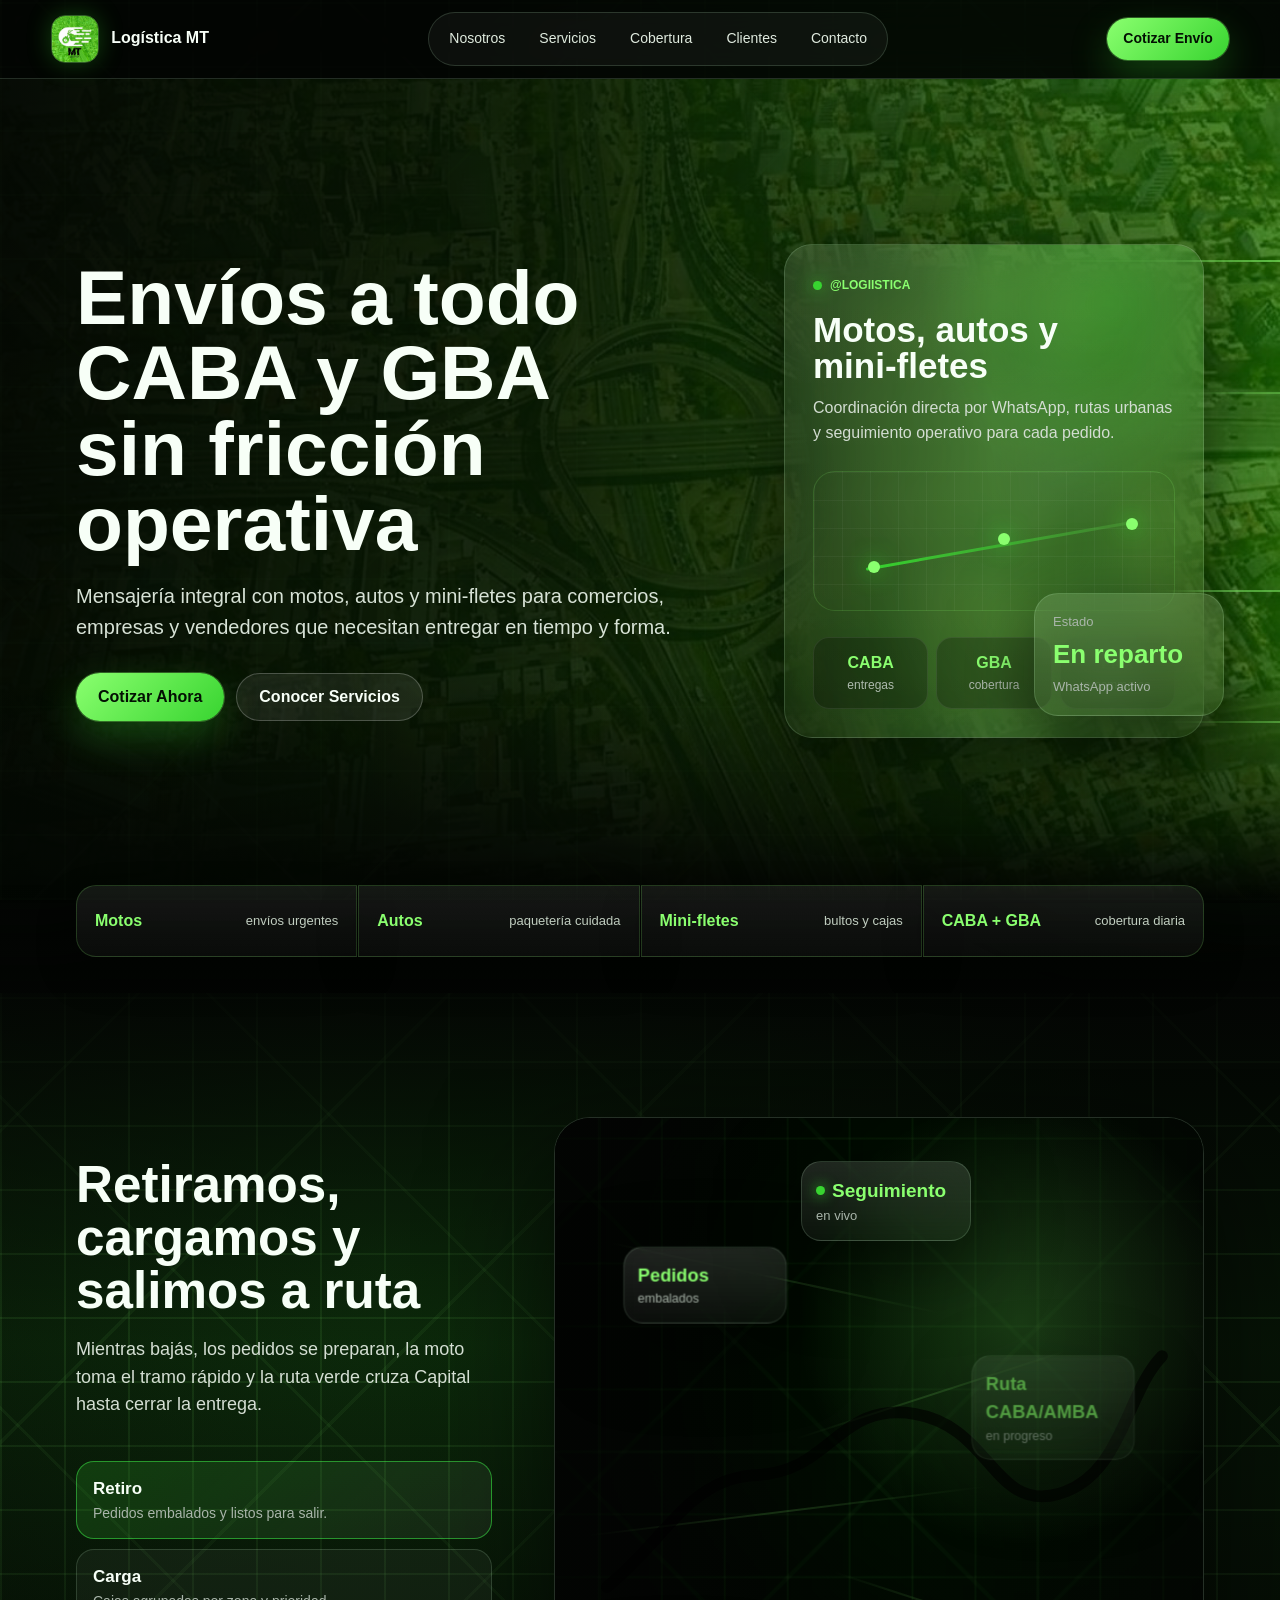
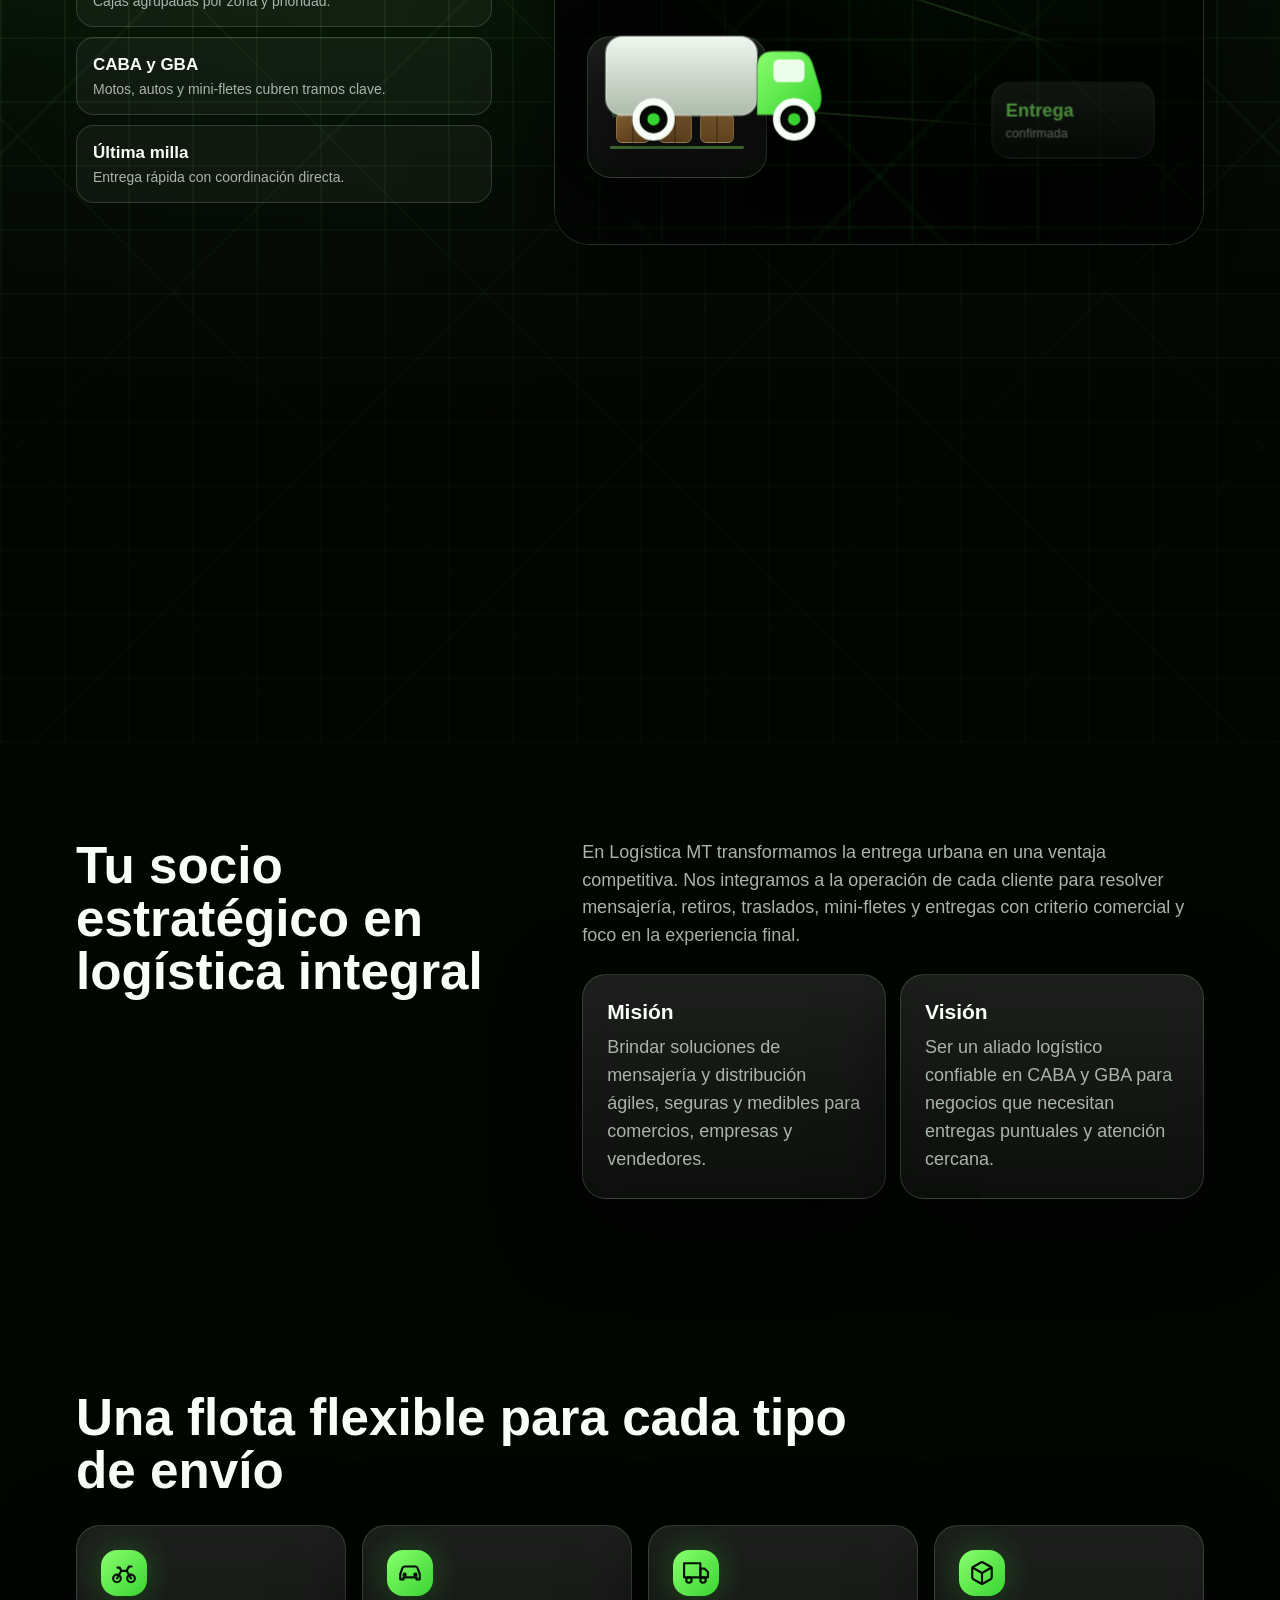
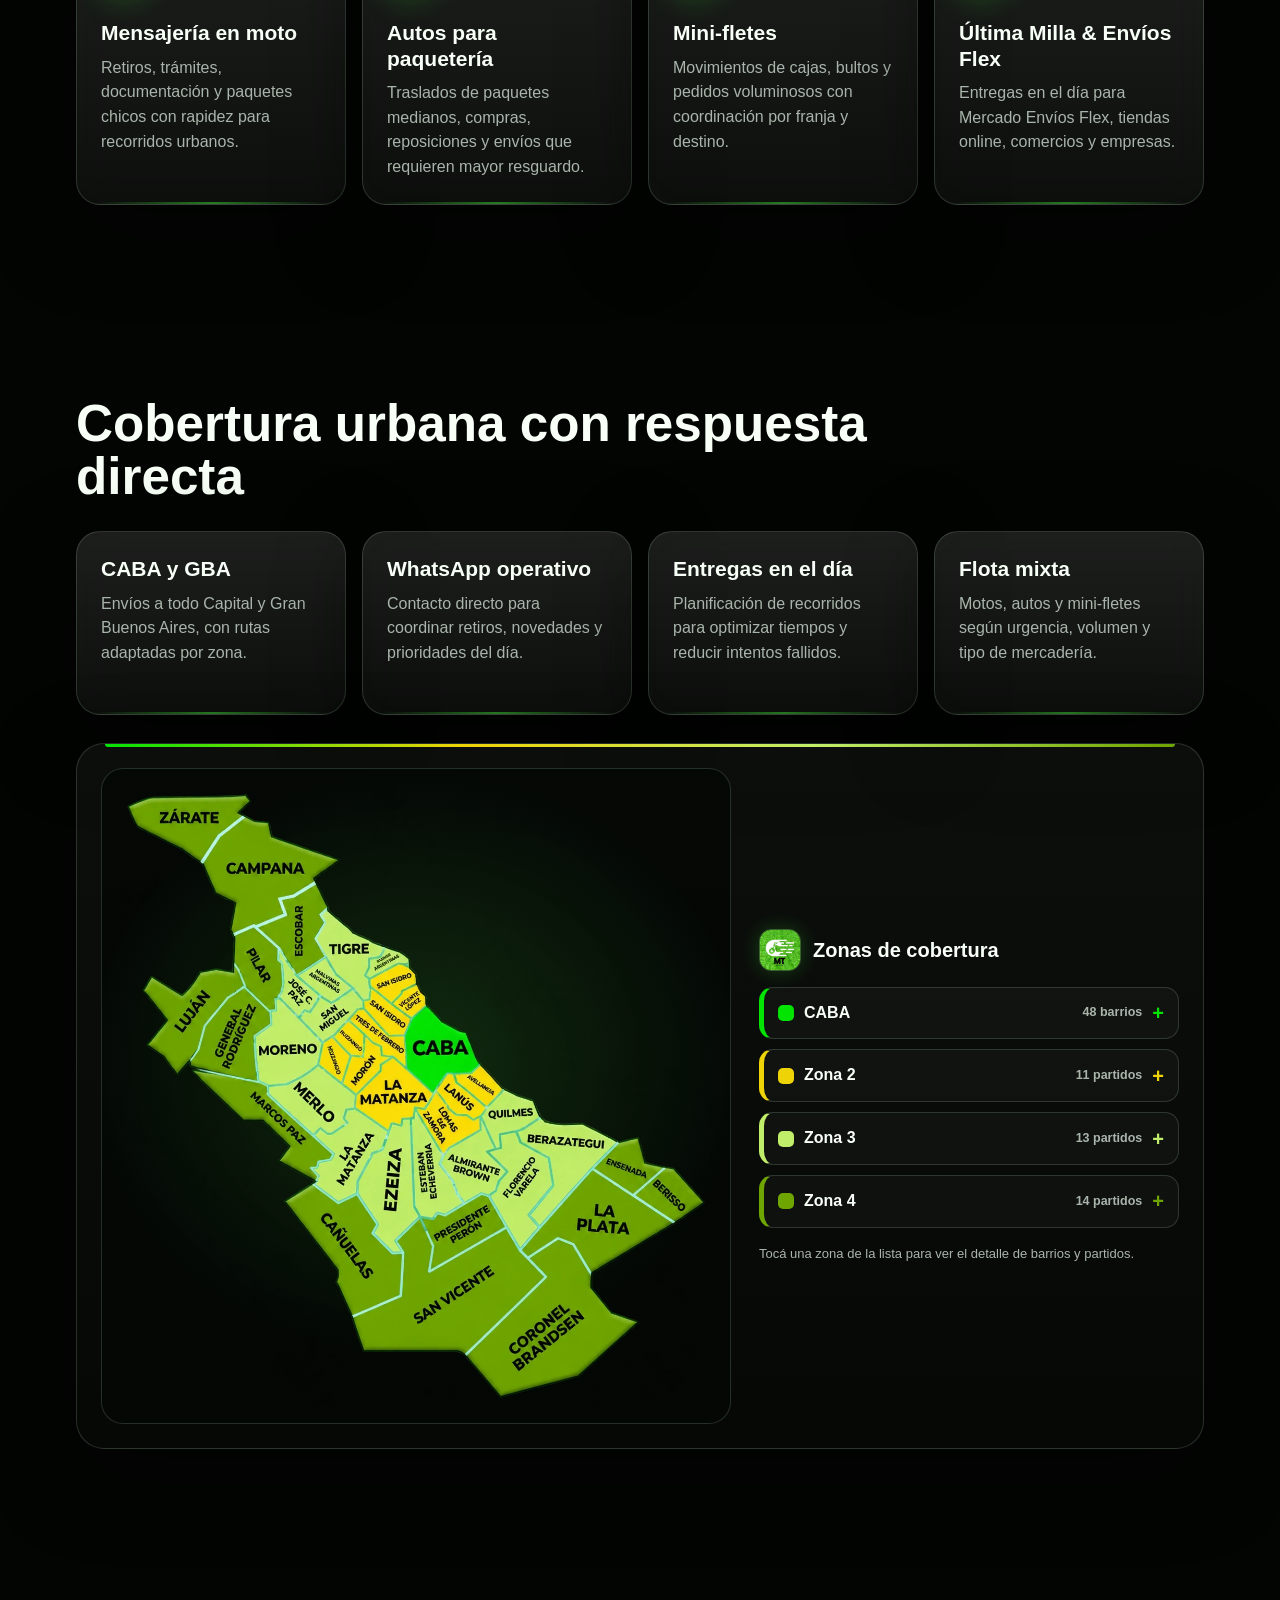
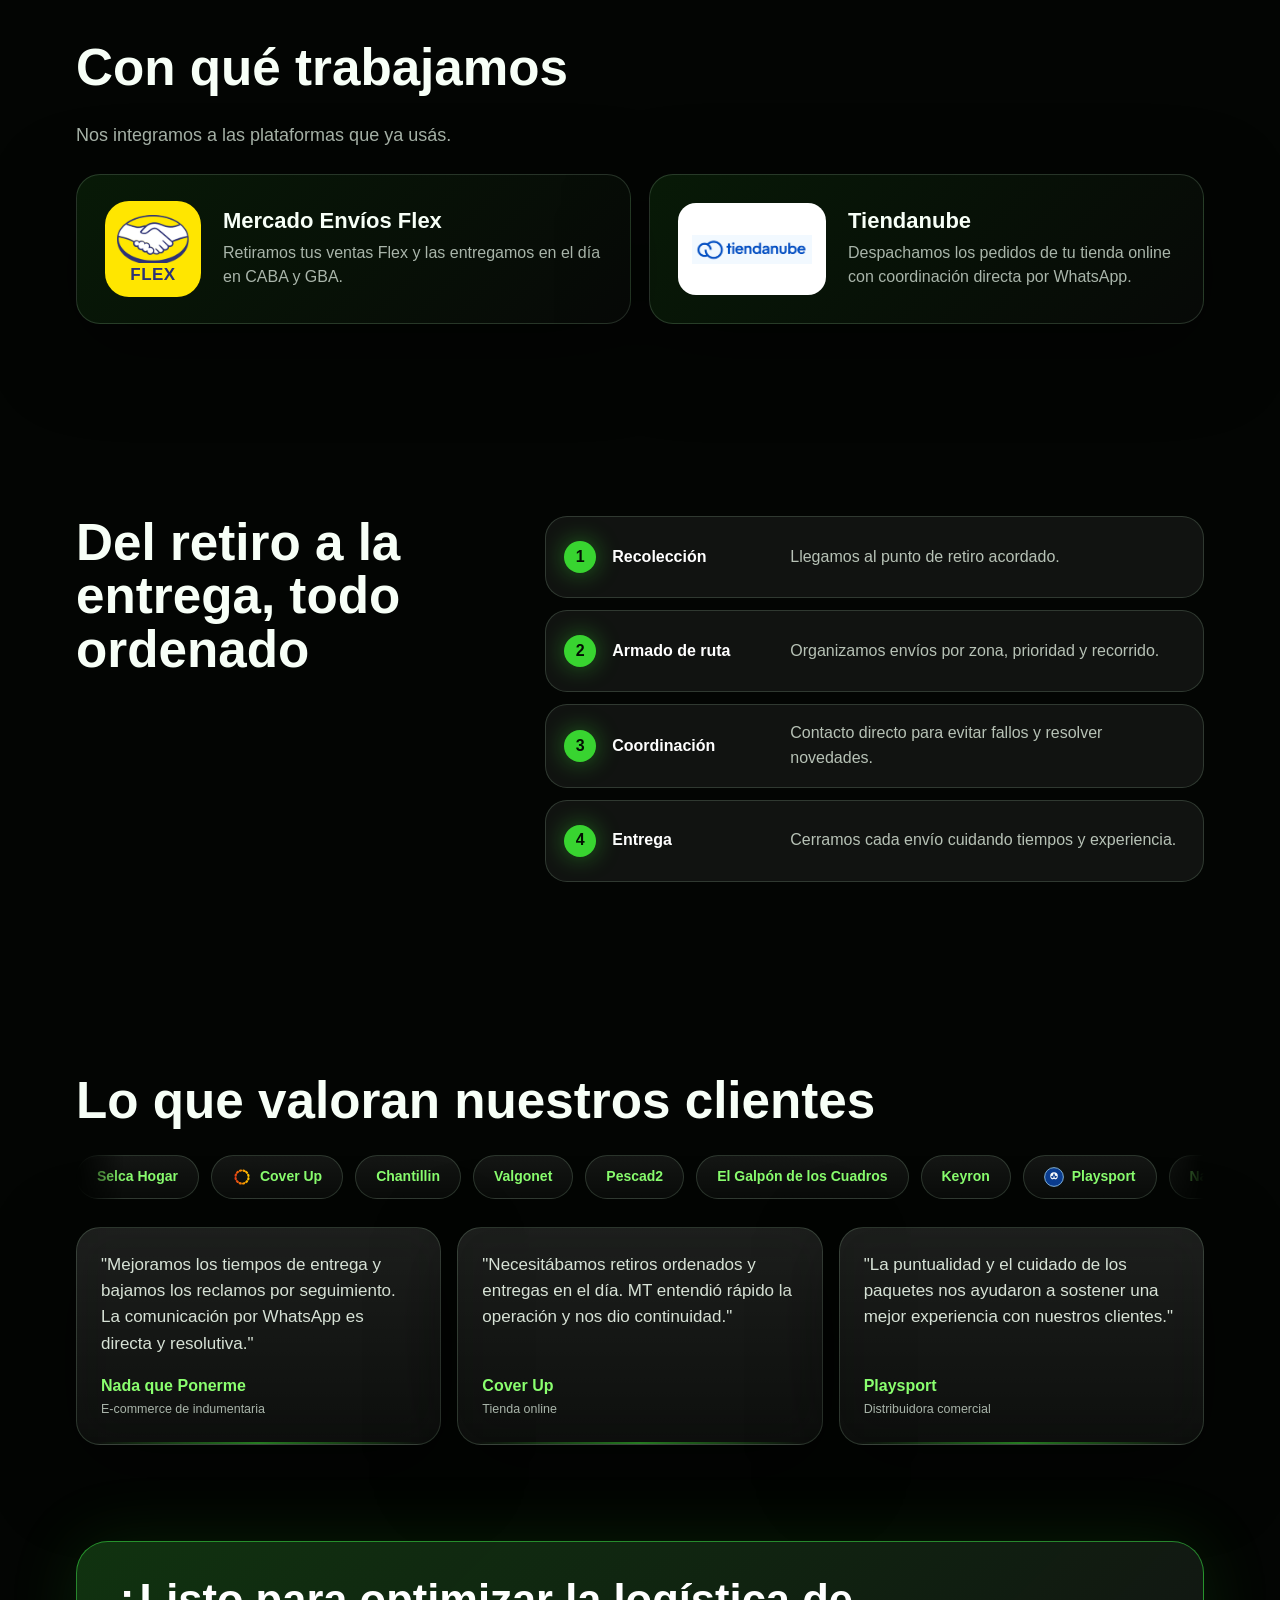
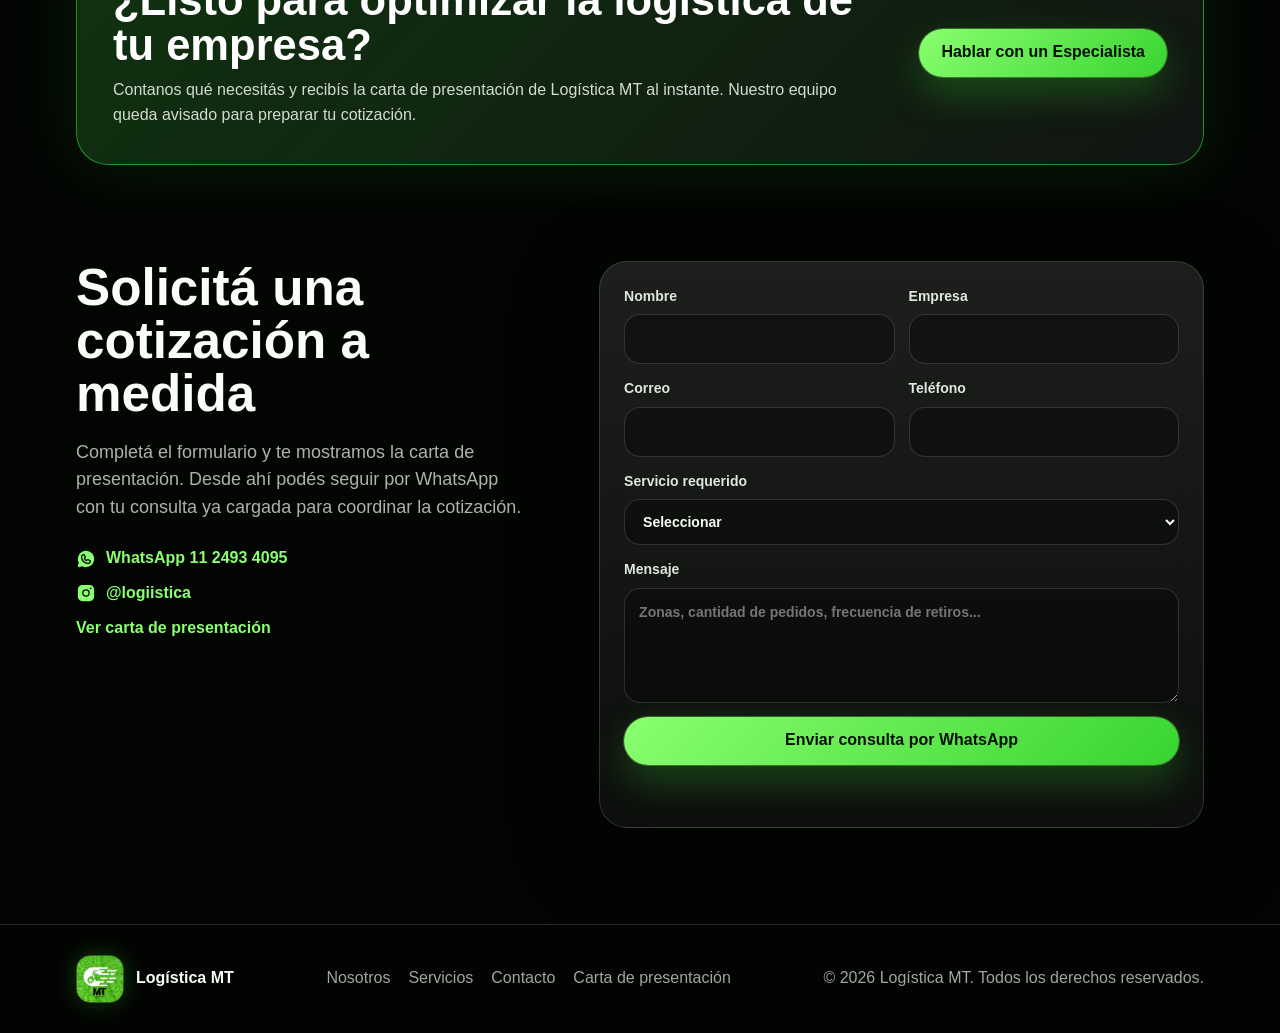
<file: site/index.html>
<!doctype html>
<html lang="es">
<head>
  <meta charset="utf-8">
  <meta name="viewport" content="width=device-width, initial-scale=1">
  <title>Logística MT | Envíos en moto, autos y mini-fletes</title>
  <meta name="description" content="Mensajería integral en CABA y GBA. Envíos en moto, autos, mini-fletes y última milla para comercios y empresas.">
  <link rel="stylesheet" href="styles.css?v=25">
</head>
<body>
  <div class="site-glow" aria-hidden="true"></div>

  <header class="topbar">
    <a class="brand" href="#inicio" aria-label="Logística MT inicio">
      <img src="assets/Logo MT.jpeg" alt="Logística MT">
      <span>Logística MT</span>
    </a>
    <nav class="nav" aria-label="Navegación principal">
      <a href="#nosotros">Nosotros</a>
      <a href="#servicios">Servicios</a>
      <a href="#cobertura">Cobertura</a>
      <a href="#testimonios">Clientes</a>
      <a href="#contacto">Contacto</a>
    </nav>
    <button class="btn btn-small btn-primary" data-open-form>Cotizar Envío</button>
  </header>

  <main id="inicio">
    <section class="hero reveal">
      <div class="hero-bg" aria-hidden="true"></div>
      <div class="speed-lines" aria-hidden="true">
        <span></span><span></span><span></span><span></span>
      </div>

      <div class="hero-content reveal">
        <h1>Envíos a todo<br>CABA y GBA<br>sin fricción<br>operativa</h1>
        <p class="hero-copy">Mensajería integral con motos, autos y mini-fletes para comercios, empresas y vendedores que necesitan entregar en tiempo y forma.</p>
        <div class="actions">
          <button class="btn btn-primary" data-open-form>Cotizar Ahora</button>
          <a class="btn btn-secondary" href="#servicios">Conocer Servicios</a>
        </div>
      </div>

      <div class="device-stack reveal">
        <div class="hero-panel" aria-label="Resumen operativo">
          <span class="panel-label">@logiistica</span>
          <strong>Motos, autos y<br>mini-fletes</strong>
          <p>Coordinación directa por WhatsApp, rutas urbanas y seguimiento operativo para cada pedido.</p>
          <div class="route-map" aria-hidden="true">
            <i></i><i></i><i></i>
          </div>
          <div class="metrics">
            <div><b>CABA</b><span>entregas</span></div>
            <div><b>GBA</b><span>cobertura</span></div>
            <div><b>Flex</b><span>e-commerce</span></div>
          </div>
        </div>
        <div class="mini-card">
          <span>Estado</span>
          <strong>En reparto</strong>
          <em>WhatsApp activo</em>
        </div>
      </div>
    </section>

    <section class="highlights reveal" aria-label="Resumen rápido Logística MT">
      <a href="#servicios"><strong>Motos</strong><span>envíos urgentes</span></a>
      <a href="#servicios"><strong>Autos</strong><span>paquetería cuidada</span></a>
      <a href="#servicios"><strong>Mini-fletes</strong><span>bultos y cajas</span></a>
      <a href="#cobertura"><strong>CABA + GBA</strong><span>cobertura diaria</span></a>
    </section>

    <section class="operation-cinema" id="recorrido" aria-label="Operación animada Logística MT">
      <div class="cinema-sticky">
        <div class="cinema-copy">
          <h2>Retiramos, cargamos y salimos a ruta</h2>
          <p>Mientras bajás, los pedidos se preparan, la moto toma el tramo rápido y la ruta verde cruza Capital hasta cerrar la entrega.</p>
          <div class="cinema-checkpoints">
            <article>
              <strong>Retiro</strong>
              <span>Pedidos embalados y listos para salir.</span>
            </article>
            <article>
              <strong>Carga</strong>
              <span>Cajas agrupadas por zona y prioridad.</span>
            </article>
            <article>
              <strong>CABA y GBA</strong>
              <span>Motos, autos y mini-fletes cubren tramos clave.</span>
            </article>
            <article>
              <strong>Última milla</strong>
              <span>Entrega rápida con coordinación directa.</span>
            </article>
          </div>
        </div>

        <div class="logistics-stage">
          <div class="stage-map" aria-hidden="true"></div>
          <div class="map-veins" aria-hidden="true">
            <span></span><span></span><span></span><span></span><span></span>
          </div>
          <svg class="stage-route" viewBox="0 0 1100 680" aria-hidden="true">
            <path class="route-back" d="M88 520 C190 438 228 334 342 330 C470 324 480 205 610 226 C740 247 743 392 854 362 C962 333 968 192 1030 128" />
            <path class="route-live" d="M88 520 C190 438 228 334 342 330 C470 324 480 205 610 226 C740 247 743 392 854 362 C962 333 968 192 1030 128" />
          </svg>

          <div class="warehouse" aria-hidden="true">
            <span class="dock-line"></span>
            <span class="parcel parcel-a"></span>
            <span class="parcel parcel-b"></span>
            <span class="parcel parcel-c"></span>
          </div>

          <div class="van courier-moto" aria-hidden="true">
            <svg class="van-svg" viewBox="0 0 240 140" xmlns="http://www.w3.org/2000/svg">
              <defs>
                <linearGradient id="vanBoxGrad" x1="0" y1="0" x2="0" y2="1">
                  <stop offset="0%" stop-color="#eff8ef"/>
                  <stop offset="100%" stop-color="#aebbab"/>
                </linearGradient>
                <linearGradient id="vanCabinGrad" x1="0" y1="0" x2="1" y2="1">
                  <stop offset="0%" stop-color="#8aff6f"/>
                  <stop offset="100%" stop-color="#38d430"/>
                </linearGradient>
                <linearGradient id="cargoGrad" x1="0" y1="0" x2="0" y2="1">
                  <stop offset="0%" stop-color="#b98645"/>
                  <stop offset="100%" stop-color="#795225"/>
                </linearGradient>
              </defs>

              <rect class="van-box-shape" x="14" y="28" width="146" height="76" rx="16"/>

              <rect class="cargo cargo-a" x="26" y="42" width="30" height="24" rx="4"/>
              <rect class="cargo cargo-b" x="62" y="42" width="30" height="24" rx="4"/>
              <rect class="cargo cargo-c" x="44" y="70" width="30" height="24" rx="4"/>

              <path class="van-cabin-shape" d="M160 104 L160 58 Q160 42 176 42 L198 42 Q210 42 214 54 L222 80 Q226 104 206 104 Z"/>
              <rect class="van-window" x="176" y="50" width="30" height="22" rx="5"/>

              <circle class="wheel-shape" cx="60" cy="108" r="17"/>
              <circle class="wheel-shape" cx="196" cy="108" r="17"/>
              <circle class="wheel-accent" cx="60" cy="108" r="6"/>
              <circle class="wheel-accent" cx="196" cy="108" r="6"/>
            </svg>
          </div>

          <div class="delivery-card card-retiro">
            <strong>Pedidos</strong>
            <span>embalados</span>
          </div>
          <div class="live-badge">
            <strong><span class="live-dot" aria-hidden="true"></span>Seguimiento</strong>
            <span>en vivo</span>
          </div>
          <div class="delivery-card card-ruta">
            <strong>Ruta CABA/AMBA</strong>
            <span>en progreso</span>
          </div>
          <div class="delivery-card card-final">
            <strong>Entrega</strong>
            <span>confirmada</span>
          </div>
        </div>
      </div>
    </section>

    <section class="section split reveal" id="nosotros">
      <div>
        <h2>Tu socio estratégico en logística integral</h2>
      </div>
      <div>
        <p>En Logística MT transformamos la entrega urbana en una ventaja competitiva. Nos integramos a la operación de cada cliente para resolver mensajería, retiros, traslados, mini-fletes y entregas con criterio comercial y foco en la experiencia final.</p>
        <div class="mission-grid">
          <article class="reveal">
            <h3>Misión</h3>
            <p>Brindar soluciones de mensajería y distribución ágiles, seguras y medibles para comercios, empresas y vendedores.</p>
          </article>
          <article class="reveal">
            <h3>Visión</h3>
            <p>Ser un aliado logístico confiable en CABA y GBA para negocios que necesitan entregas puntuales y atención cercana.</p>
          </article>
        </div>
      </div>
    </section>

    <section class="section reveal" id="servicios">
      <div class="section-head">
        <h2>Una flota flexible para cada tipo de envío</h2>
      </div>
      <div class="cards service-grid">
        <article class="card reveal">
          <span class="icon" aria-hidden="true"><svg viewBox="0 0 24 24"><circle cx="5.5" cy="17" r="3.5"/><circle cx="18.5" cy="17" r="3.5"/><path d="M5.5 17l4-7h5l4 7M9.5 10L8 7H6M14.5 10l2-4H19"/></svg></span>
          <h3>Mensajería en moto</h3>
          <p>Retiros, trámites, documentación y paquetes chicos con rapidez para recorridos urbanos.</p>
        </article>
        <article class="card reveal">
          <span class="icon" aria-hidden="true"><svg viewBox="0 0 24 24"><path d="M3 13l2-5.5A2 2 0 0 1 6.9 6h10.2a2 2 0 0 1 1.9 1.5L21 13v5h-3v-2H6v2H3z"/><circle cx="7" cy="13.5" r="1"/><circle cx="17" cy="13.5" r="1"/></svg></span>
          <h3>Autos para paquetería</h3>
          <p>Traslados de paquetes medianos, compras, reposiciones y envíos que requieren mayor resguardo.</p>
        </article>
        <article class="card reveal">
          <span class="icon" aria-hidden="true"><svg viewBox="0 0 24 24"><rect x="1" y="3" width="15" height="13"/><polygon points="16 8 20 8 23 11 23 16 16 16 16 8"/><circle cx="5.5" cy="18.5" r="2.5"/><circle cx="18.5" cy="18.5" r="2.5"/></svg></span>
          <h3>Mini-fletes</h3>
          <p>Movimientos de cajas, bultos y pedidos voluminosos con coordinación por franja y destino.</p>
        </article>
        <article class="card reveal">
          <span class="icon" aria-hidden="true"><svg viewBox="0 0 24 24"><path d="M21 16V8a2 2 0 0 0-1-1.73l-7-4a2 2 0 0 0-2 0l-7 4A2 2 0 0 0 3 8v8a2 2 0 0 0 1 1.73l7 4a2 2 0 0 0 2 0l7-4A2 2 0 0 0 21 16z"/><polyline points="3.27 6.96 12 12.01 20.73 6.96"/><line x1="12" y1="22.08" x2="12" y2="12"/></svg></span>
          <h3>Última Milla & Envíos Flex</h3>
          <p>Entregas en el día para Mercado Envíos Flex, tiendas online, comercios y empresas.</p>
        </article>
      </div>
    </section>

    <section class="section band reveal" id="cobertura">
      <div class="section-head">
        <h2>Cobertura urbana con respuesta directa</h2>
      </div>
      <div class="cards advantages">
        <article class="card compact reveal"><h3>CABA y GBA</h3><p>Envíos a todo Capital y Gran Buenos Aires, con rutas adaptadas por zona.</p></article>
        <article class="card compact reveal"><h3>WhatsApp operativo</h3><p>Contacto directo para coordinar retiros, novedades y prioridades del día.</p></article>
        <article class="card compact reveal"><h3>Entregas en el día</h3><p>Planificación de recorridos para optimizar tiempos y reducir intentos fallidos.</p></article>
        <article class="card compact reveal"><h3>Flota mixta</h3><p>Motos, autos y mini-fletes según urgencia, volumen y tipo de mercadería.</p></article>
      </div>
      <div class="coverage-map reveal">
        <div class="coverage-map-image">
          <img class="coverage-img" src="assets/mapa-zonas.webp" width="1135" height="1184" alt="Mapa de zonas de cobertura de Logística MT en CABA y GBA">
        </div>
        <div class="coverage-legend">
          <div class="coverage-legend-head">
            <img src="assets/Logo MT.jpeg" alt="" class="coverage-logo">
            <h3>Zonas de cobertura</h3>
          </div>
          <div class="zone-key">
            <details class="zone-item" data-zone-id="zone1">
              <summary><span class="zone-swatch zone1"></span><span class="zone-name">CABA</span><span class="zone-count">48 barrios</span></summary>
              <p>Agronomía, Almagro, Balvanera, Barracas, Belgrano, Boedo, Caballito, Chacarita, Coghlan, Colegiales, Constitución, Flores, Floresta, La Boca, La Paternal, Liniers, Mataderos, Monte Castro, Montserrat, Nueva Pompeya, Núñez, Palermo, Parque Avellaneda, Parque Chacabuco, Parque Chas, Parque Patricios, Puerto Madero, Recoleta, Retiro, Saavedra, San Cristóbal, San Nicolás, San Telmo, Vélez Sarsfield, Versalles, Villa Crespo, Villa del Parque, Villa Devoto, Villa General Mitre, Villa Lugano, Villa Luro, Villa Ortúzar, Villa Pueyrredón, Villa Real, Villa Riachuelo, Villa Santa Rita, Villa Soldati, Villa Urquiza</p>
            </details>
            <details class="zone-item" data-zone-id="zone2">
              <summary><span class="zone-swatch zone2"></span><span class="zone-name">Zona 2</span><span class="zone-count">11 partidos</span></summary>
              <p>Vicente López, San Isidro, San Martín, Tres de Febrero, Hurlingham, Ituzaingó, Morón, La Matanza, Lomas de Zamora, Lanús, Avellaneda</p>
            </details>
            <details class="zone-item" data-zone-id="zone3">
              <summary><span class="zone-swatch zone3"></span><span class="zone-name">Zona 3</span><span class="zone-count">13 partidos</span></summary>
              <p>San Fernando, Tigre, Malvinas Argentinas, José C. Paz, San Miguel, Moreno, Merlo, Ezeiza, Esteban Echeverría, Almirante Brown, Quilmes, Berazategui, Florencio Varela</p>
            </details>
            <details class="zone-item" data-zone-id="zone4">
              <summary><span class="zone-swatch zone4"></span><span class="zone-name">Zona 4</span><span class="zone-count">14 partidos</span></summary>
              <p>Zárate, Campana, Escobar, Pilar, Luján, Gral. Rodríguez, Marcos Paz, Cañuelas, San Vicente, Pte. Perón, Brandsen, La Plata, Ensenada, Berisso</p>
            </details>
          </div>
          <p class="map-hint">Tocá una zona de la lista para ver el detalle de barrios y partidos.</p>
        </div>
        <div class="map-tooltip" id="mapTooltip"></div>
      </div>
    </section>

    <section class="section reveal" id="integraciones">
      <div class="section-head">
        <h2>Con qué trabajamos</h2>
      </div>
      <p>Nos integramos a las plataformas que ya usás.</p>
      <div class="partners">
        <article class="partner-card reveal">
          <div class="flex-icon" role="img" aria-label="Envíos Flex de Mercado Libre"><img src="assets/logo-mercado-envios.png" alt=""><span>FLEX</span></div>
          <div>
            <h3>Mercado Envíos Flex</h3>
            <p>Retiramos tus ventas Flex y las entregamos en el día en CABA y GBA.</p>
          </div>
        </article>
        <article class="partner-card reveal">
          <div class="partner-mark"><img src="assets/logo-tiendanube.png" alt="Tiendanube" loading="lazy"></div>
          <div>
            <h3>Tiendanube</h3>
            <p>Despachamos los pedidos de tu tienda online con coordinación directa por WhatsApp.</p>
          </div>
        </article>
      </div>
    </section>

    <section class="section process reveal">
      <div>
        <h2>Del retiro a la entrega, todo ordenado</h2>
      </div>
      <ol class="timeline">
        <li><strong>Recolección</strong><span>Llegamos al punto de retiro acordado.</span></li>
        <li><strong>Armado de ruta</strong><span>Organizamos envíos por zona, prioridad y recorrido.</span></li>
        <li><strong>Coordinación</strong><span>Contacto directo para evitar fallos y resolver novedades.</span></li>
        <li><strong>Entrega</strong><span>Cerramos cada envío cuidando tiempos y experiencia.</span></li>
      </ol>
    </section>

    <section class="section reveal" id="testimonios">
      <div class="section-head">
        <h2>Lo que valoran nuestros clientes</h2>
      </div>
      <div class="client-badges reveal">
        <div class="client-badges-track">
          <span>Selca Hogar</span>
          <span><svg viewBox="0 0 64 64" aria-hidden="true"><defs><linearGradient id="coverGrad1" x1="0" y1="0" x2="1" y2="1"><stop offset="0%" stop-color="#e02020"/><stop offset="50%" stop-color="#ff9500"/><stop offset="100%" stop-color="#ffd400"/></linearGradient></defs><circle cx="32" cy="32" r="21" fill="none" stroke="url(#coverGrad1)" stroke-width="7" stroke-linecap="round" stroke-dasharray="3.5 7.5" transform="rotate(-50 32 32)"/></svg>Cover Up</span>
          <span>Chantillin</span>
          <span>Valgonet</span>
          <span>Pescad2</span>
          <span>El Galpón de los Cuadros</span>
          <span>Keyron</span>
          <span><svg viewBox="0 0 64 64" aria-hidden="true"><circle cx="32" cy="32" r="30" fill="#0b3d91"/><circle cx="32" cy="32" r="30" fill="none" stroke="#9fd8ff" stroke-width="2.5"/><circle cx="32" cy="29" r="12" fill="#ffffff"/><path d="M32 19l3.6 7.2-3.6 4.4-3.6-4.4z M22.5 29.5l6.7-2.4 2.2 5.4-5.8 3.3z M41.5 29.5l-6.7-2.4-2.2 5.4 5.8 3.3z M26 41l6-3.4 6 3.4-2.2 5.6h-7.6z" fill="#0b3d91"/></svg>Playsport</span>
          <span>Nada que Ponerme</span>
          <span>Juguetería Milagrosa</span>
        </div>
        <div class="client-badges-track" aria-hidden="true">
          <span>Selca Hogar</span>
          <span><svg viewBox="0 0 64 64" aria-hidden="true"><defs><linearGradient id="coverGrad2" x1="0" y1="0" x2="1" y2="1"><stop offset="0%" stop-color="#e02020"/><stop offset="50%" stop-color="#ff9500"/><stop offset="100%" stop-color="#ffd400"/></linearGradient></defs><circle cx="32" cy="32" r="21" fill="none" stroke="url(#coverGrad2)" stroke-width="7" stroke-linecap="round" stroke-dasharray="3.5 7.5" transform="rotate(-50 32 32)"/></svg>Cover Up</span>
          <span>Chantillin</span>
          <span>Valgonet</span>
          <span>Pescad2</span>
          <span>El Galpón de los Cuadros</span>
          <span>Keyron</span>
          <span><svg viewBox="0 0 64 64" aria-hidden="true"><circle cx="32" cy="32" r="30" fill="#0b3d91"/><circle cx="32" cy="32" r="30" fill="none" stroke="#9fd8ff" stroke-width="2.5"/><circle cx="32" cy="29" r="12" fill="#ffffff"/><path d="M32 19l3.6 7.2-3.6 4.4-3.6-4.4z M22.5 29.5l6.7-2.4 2.2 5.4-5.8 3.3z M41.5 29.5l-6.7-2.4-2.2 5.4 5.8 3.3z M26 41l6-3.4 6 3.4-2.2 5.6h-7.6z" fill="#0b3d91"/></svg>Playsport</span>
          <span>Nada que Ponerme</span>
          <span>Juguetería Milagrosa</span>
        </div>
      </div>
      <div class="cards testimonials">
        <article class="card quote reveal"><p>"Mejoramos los tiempos de entrega y bajamos los reclamos por seguimiento. La comunicación por WhatsApp es directa y resolutiva."</p><div class="quote-footer"><strong>Nada que Ponerme</strong><span class="quote-role">E-commerce de indumentaria</span></div></article>
        <article class="card quote reveal"><p>"Necesitábamos retiros ordenados y entregas en el día. MT entendió rápido la operación y nos dio continuidad."</p><div class="quote-footer"><strong>Cover Up</strong><span class="quote-role">Tienda online</span></div></article>
        <article class="card quote reveal"><p>"La puntualidad y el cuidado de los paquetes nos ayudaron a sostener una mejor experiencia con nuestros clientes."</p><div class="quote-footer"><strong>Playsport</strong><span class="quote-role">Distribuidora comercial</span></div></article>
      </div>
    </section>

    <section class="cta-band reveal">
      <div>
        <h2>¿Listo para optimizar la logística de tu empresa?</h2>
        <p>Contanos qué necesitás y recibís la carta de presentación de Logística MT al instante. Nuestro equipo queda avisado para preparar tu cotización.</p>
      </div>
      <button class="btn btn-primary" data-open-form>Hablar con un Especialista</button>
    </section>

    <section class="section contact reveal" id="contacto">
      <div>
        <h2>Solicitá una cotización a medida</h2>
        <p>Completá el formulario y te mostramos la carta de presentación. Desde ahí podés seguir por WhatsApp con tu consulta ya cargada para coordinar la cotización.</p>
        <div class="contact-list">
          <a data-company-whatsapp class="contact-link" href="https://wa.me/5491124934095">
            <svg class="contact-icon" viewBox="0 0 256 256" aria-hidden="true"><path d="M152.58,145.23l23,11.48A24,24,0,0,1,152,176a72.08,72.08,0,0,1-72-72A24,24,0,0,1,99.29,80.46l11.48,23L101,118a8,8,0,0,0-.73,7.51,56.47,56.47,0,0,0,30.15,30.15A8,8,0,0,0,138,155ZM232,128A104,104,0,0,1,79.12,219.82L45.07,231.17a16,16,0,0,1-20.24-20.24l11.35-34.05A104,104,0,1,1,232,128Zm-40,24a8,8,0,0,0-4.42-7.16l-32-16a8,8,0,0,0-8,.5l-14.69,9.8a40.55,40.55,0,0,1-16-16l9.8-14.69a8,8,0,0,0,.5-8l-16-32A8,8,0,0,0,104,64a40,40,0,0,0-40,40,88.1,88.1,0,0,0,88,88A40,40,0,0,0,192,152Z"/></svg>
            WhatsApp 11 2493 4095
          </a>
          <a href="https://www.instagram.com/logiistica" target="_blank" rel="noreferrer" class="contact-link">
            <svg class="contact-icon" viewBox="0 0 256 256" aria-hidden="true"><path d="M176,24H80A56.06,56.06,0,0,0,24,80v96a56.06,56.06,0,0,0,56,56h96a56.06,56.06,0,0,0,56-56V80A56.06,56.06,0,0,0,176,24ZM128,176a48,48,0,1,1,48-48A48.05,48.05,0,0,1,128,176Zm60-96a12,12,0,1,1,12-12A12,12,0,0,1,188,80Zm-28,48a32,32,0,1,1-32-32A32,32,0,0,1,160,128Z"/></svg>
            @logiistica
          </a>
          <a href="carta/carta-presentacion-mt.html" target="_blank" rel="noreferrer">Ver carta de presentación</a>
        </div>
      </div>
      <form class="form" id="leadForm">
        <label>Nombre<input name="nombre" autocomplete="name" required></label>
        <label>Empresa<input name="empresa" autocomplete="organization"></label>
        <label>Correo<input name="correo" type="email" autocomplete="email" required></label>
        <label>Teléfono<input name="telefono" autocomplete="tel"></label>
        <label>Servicio requerido
          <select name="servicio" required>
            <option value="">Seleccionar</option>
            <option>Envíos Flex / Última milla</option>
            <option>Mensajería en moto</option>
            <option>Autos para paquetería</option>
            <option>Mini-fletes</option>
            <option>Solución integral a medida</option>
          </select>
        </label>
        <label>Mensaje<textarea name="mensaje" rows="4" placeholder="Zonas, cantidad de pedidos, frecuencia de retiros..."></textarea></label>
        <button class="btn btn-primary" type="submit">Enviar consulta por WhatsApp</button>
        <p class="form-status" id="formStatus" role="status" aria-live="polite"></p>
      </form>
    </section>
  </main>

  <footer class="footer">
    <div class="brand footer-brand">
      <img src="assets/Logo MT.jpeg" alt="">
      <span>Logística MT</span>
    </div>
    <nav aria-label="Enlaces de pie">
      <a href="#nosotros">Nosotros</a>
      <a href="#servicios">Servicios</a>
      <a href="#contacto">Contacto</a>
      <a href="carta/carta-presentacion-mt.html" target="_blank" rel="noreferrer">Carta de presentación</a>
    </nav>
    <p>© 2026 Logística MT. Todos los derechos reservados.</p>
  </footer>

  <div class="modal" id="quoteModal" aria-hidden="true">
    <div class="modal-panel" role="dialog" aria-modal="true" aria-labelledby="modalTitle">
      <button class="modal-close" type="button" data-close-form aria-label="Cerrar">x</button>
      <h2 id="modalTitle">Cotizar envío</h2>
      <p>Dejanos tus datos, mirá la carta de presentación y seguimos por WhatsApp para coordinar tu cotización.</p>
      <a class="btn btn-primary" href="#contacto" data-close-form>Completar formulario</a>
    </div>
  </div>

  <script src="config.js?v=25"></script>
  <script src="script.js?v=25"></script>
</body>
</html>
</file>
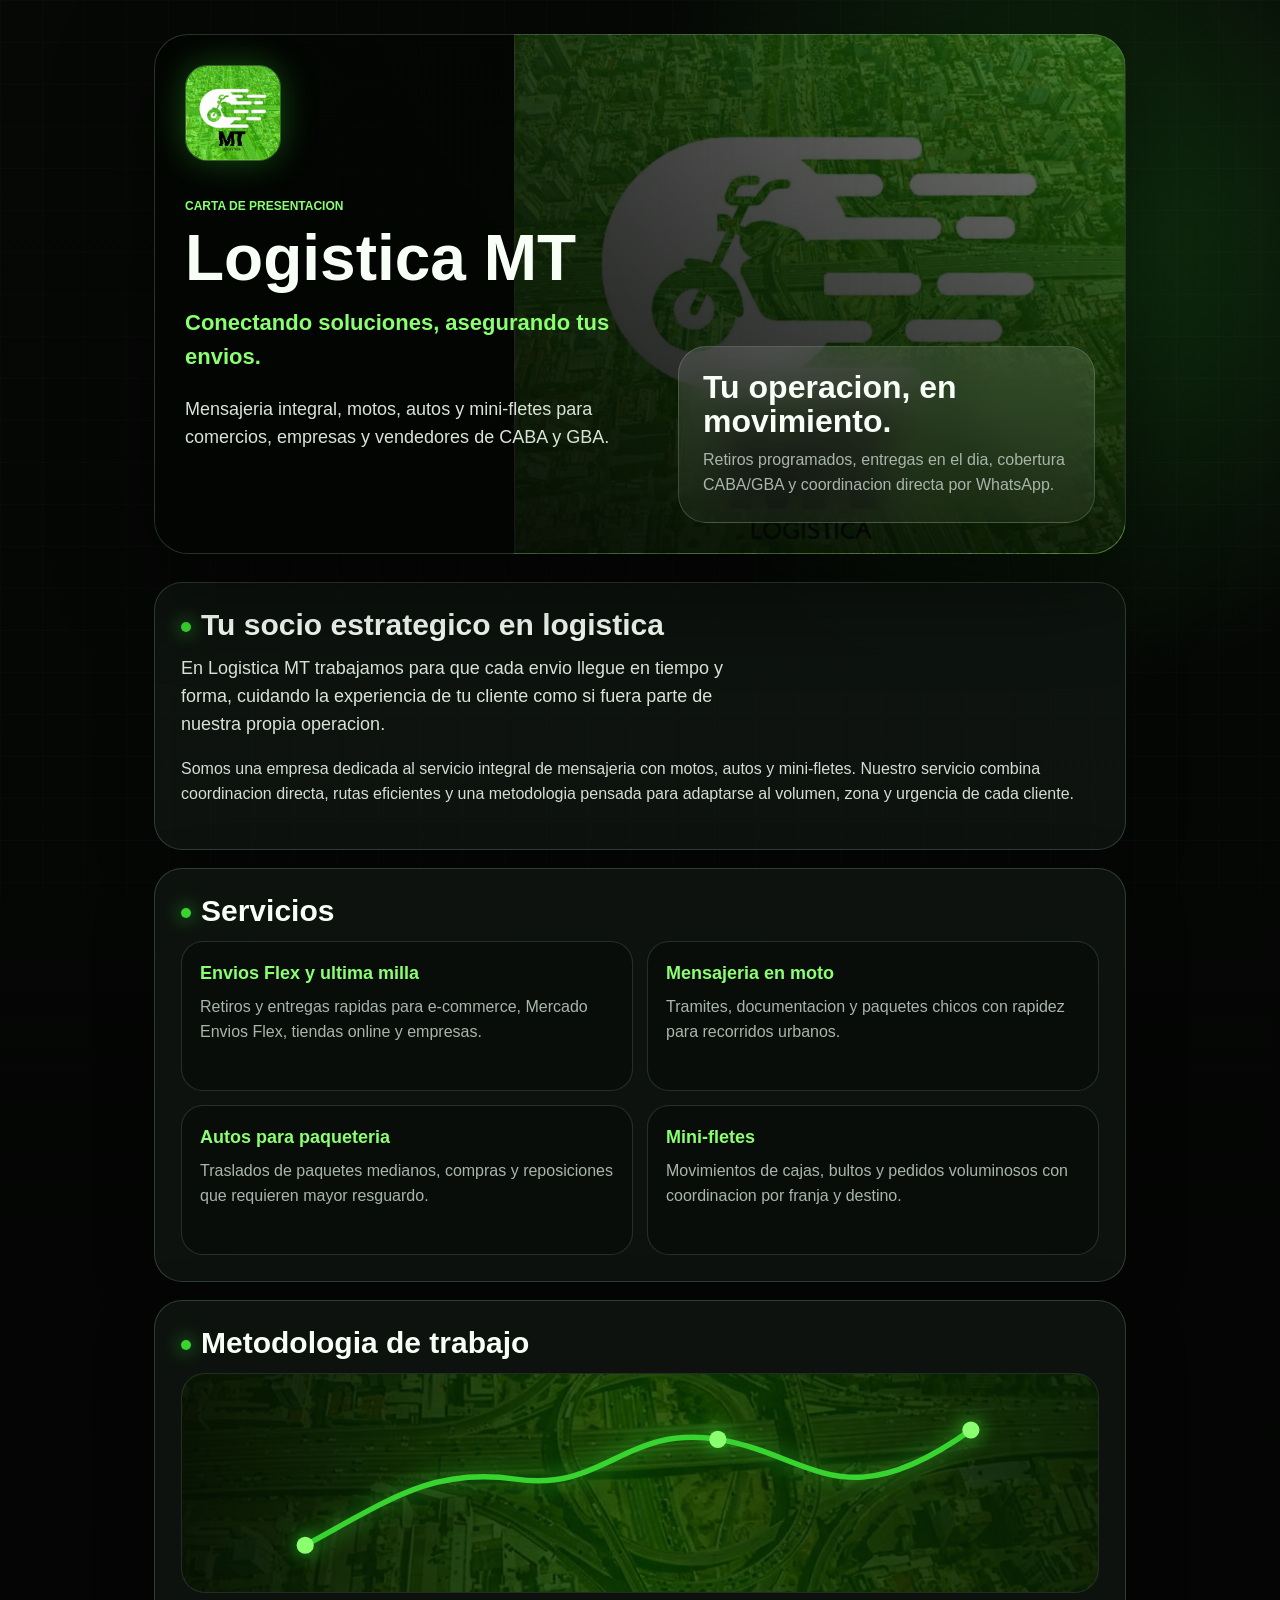
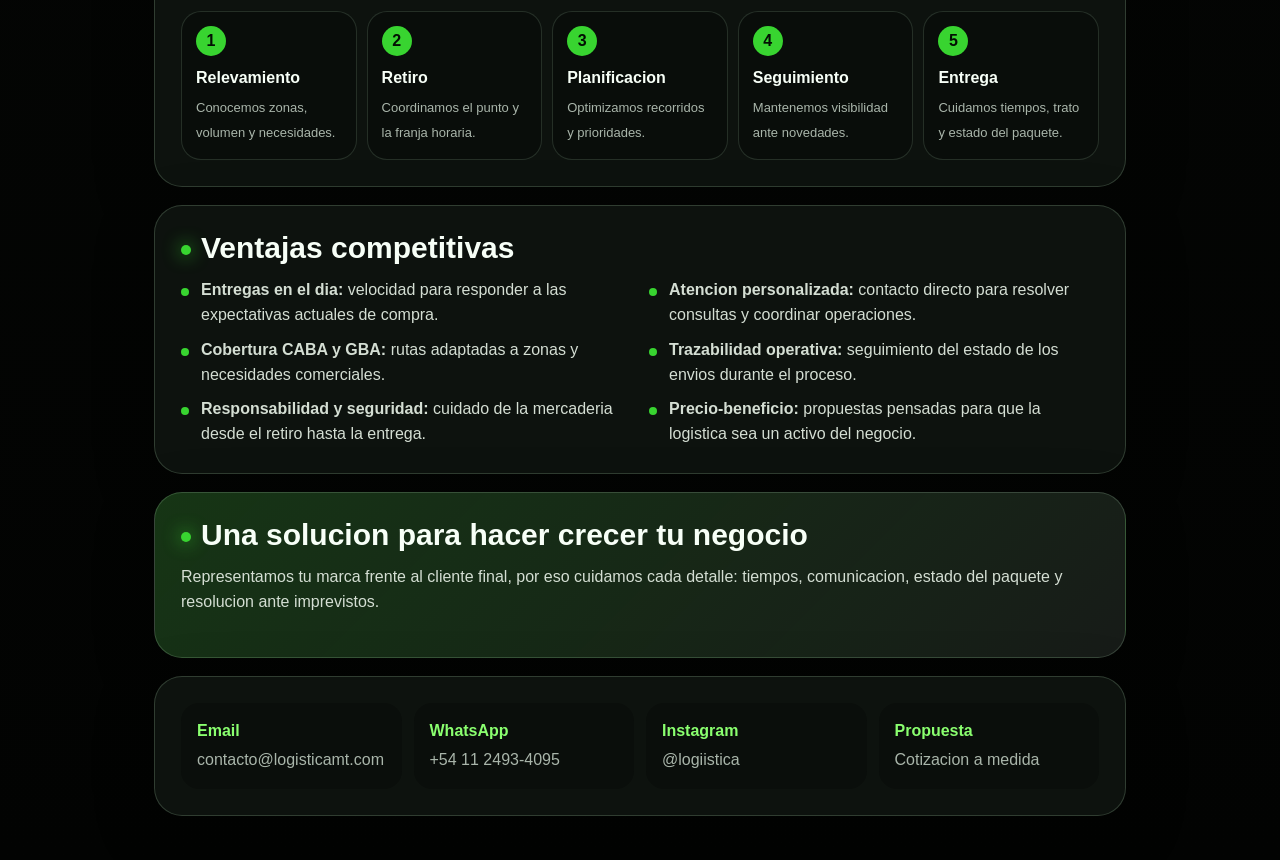
<file: carta/carta-presentacion-mt.html>
<!doctype html>
<html lang="es">
<head>
  <meta charset="utf-8">
  <meta name="viewport" content="width=device-width, initial-scale=1">
  <title>Carta de Presentacion - Logistica MT</title>
  <style>
    :root {
      --black: #030503;
      --panel: rgba(16, 21, 17, .86);
      --line: rgba(204, 255, 210, .18);
      --white: #f7fff7;
      --muted: #a9b5aa;
      --green: #38d430;
      --green-2: #8aff6f;
    }

    * { box-sizing: border-box; }

    body {
      margin: 0;
      font-family: "Segoe UI", Arial, Helvetica, sans-serif;
      color: var(--white);
      background:
        radial-gradient(circle at 82% 10%, rgba(56, 212, 48, .22), transparent 28rem),
        linear-gradient(180deg, #060806, #020302);
      line-height: 1.55;
    }

    body::before {
      content: "";
      position: fixed;
      inset: 0;
      pointer-events: none;
      background-image:
        linear-gradient(rgba(255,255,255,.04) 1px, transparent 1px),
        linear-gradient(90deg, rgba(255,255,255,.035) 1px, transparent 1px);
      background-size: 42px 42px;
      opacity: .45;
    }

    .page {
      position: relative;
      width: min(1040px, 100%);
      margin: 0 auto;
      min-height: 100vh;
      padding: 34px;
    }

    .cover {
      position: relative;
      display: grid;
      grid-template-columns: 1.05fr .95fr;
      gap: 32px;
      align-items: stretch;
      min-height: 520px;
      padding: 30px;
      border: 1px solid var(--line);
      border-radius: 34px;
      background:
        linear-gradient(90deg, rgba(3, 5, 3, .94), rgba(3, 5, 3, .48)),
        url("../Logo MT.jpeg") right center/auto 118% no-repeat;
      overflow: hidden;
      box-shadow: 0 28px 90px rgba(0, 0, 0, .55);
    }

    .cover::after {
      content: "";
      position: absolute;
      inset: 0;
      background: linear-gradient(180deg, transparent, rgba(3,5,3,.72));
      pointer-events: none;
    }

    .cover-content,
    .cover-card {
      position: relative;
      z-index: 1;
    }

    .logo {
      width: 96px;
      height: 96px;
      object-fit: cover;
      border: 1px solid rgba(138, 255, 111, .38);
      border-radius: 22px;
      box-shadow: 0 0 34px rgba(56, 212, 48, .34);
    }

    .eyebrow {
      margin: 28px 0 12px;
      color: var(--green-2);
      font-size: 12px;
      font-weight: 900;
      text-transform: uppercase;
      letter-spacing: 0;
    }

    h1, h2, h3, p { margin-top: 0; }

    h1 {
      max-width: 600px;
      margin-bottom: 16px;
      font-size: 64px;
      line-height: .98;
      letter-spacing: 0;
    }

    .slogan {
      color: var(--green-2);
      font-size: 22px;
      font-weight: 900;
      margin-bottom: 22px;
    }

    .lead {
      max-width: 560px;
      color: #d9e4d8;
      font-size: 18px;
    }

    .cover-card {
      align-self: end;
      padding: 24px;
      border: 1px solid var(--line);
      border-radius: 28px;
      background: linear-gradient(180deg, rgba(255,255,255,.12), rgba(255,255,255,.05));
      backdrop-filter: blur(22px);
    }

    .cover-card strong {
      display: block;
      margin-bottom: 10px;
      font-size: 32px;
      line-height: 1.05;
    }

    .cover-card p {
      color: var(--muted);
      margin-bottom: 0;
    }

    .content {
      display: grid;
      gap: 18px;
      padding: 28px 0 10px;
    }

    section {
      padding: 26px;
      border: 1px solid var(--line);
      border-radius: 28px;
      background: var(--panel);
      box-shadow: 0 18px 60px rgba(0, 0, 0, .25);
    }

    h2 {
      color: var(--white);
      font-size: 30px;
      line-height: 1.08;
      margin-bottom: 14px;
    }

    h2::before {
      content: "";
      display: inline-block;
      width: 10px;
      height: 10px;
      margin-right: 10px;
      border-radius: 50%;
      background: var(--green);
      box-shadow: 0 0 18px var(--green);
      vertical-align: middle;
    }

    h3 {
      color: var(--green-2);
      font-size: 18px;
      margin-bottom: 7px;
    }

    p {
      color: #d4ded3;
    }

    .grid {
      display: grid;
      grid-template-columns: repeat(2, 1fr);
      gap: 14px;
    }

    .card {
      min-height: 150px;
      padding: 18px;
      border: 1px solid rgba(204, 255, 210, .14);
      border-radius: 22px;
      background: rgba(0, 0, 0, .24);
    }

    .card p {
      color: var(--muted);
      margin-bottom: 0;
    }

    .steps {
      display: grid;
      grid-template-columns: repeat(5, 1fr);
      gap: 10px;
      counter-reset: step;
    }

    .map-strip {
      position: relative;
      height: 220px;
      margin: 8px 0 18px;
      border: 1px solid rgba(204, 255, 210, .16);
      border-radius: 24px;
      overflow: hidden;
      background: #030503;
    }

    .map-strip::after {
      content: "";
      position: absolute;
      inset: 0;
      background: linear-gradient(90deg, rgba(3,5,3,.86), rgba(3,5,3,.35), rgba(3,5,3,.72));
    }

    .map-strip img {
      position: absolute;
      inset: -8%;
      width: 116%;
      height: 116%;
      object-fit: cover;
      filter: saturate(1.15) contrast(1.08) brightness(.58);
    }

    .map-strip svg {
      position: absolute;
      inset: 0;
      z-index: 2;
      width: 100%;
      height: 100%;
    }

    .map-strip path {
      fill: none;
      stroke: var(--green);
      stroke-width: 7;
      stroke-linecap: round;
      stroke-linejoin: round;
      filter: drop-shadow(0 0 14px rgba(56, 212, 48, .85));
    }

    .map-strip circle {
      fill: var(--green-2);
      filter: drop-shadow(0 0 12px rgba(56, 212, 48, .9));
    }

    .step {
      min-height: 145px;
      padding: 14px;
      border: 1px solid rgba(204, 255, 210, .14);
      border-radius: 20px;
      background: rgba(0, 0, 0, .26);
      counter-increment: step;
    }

    .step::before {
      content: counter(step);
      display: grid;
      place-items: center;
      width: 30px;
      height: 30px;
      margin-bottom: 10px;
      border-radius: 50%;
      background: var(--green);
      color: #031003;
      font-weight: 900;
    }

    .step strong {
      display: block;
      margin-bottom: 4px;
    }

    .step span {
      color: var(--muted);
      font-size: 13px;
    }

    .benefits {
      display: grid;
      grid-template-columns: repeat(2, 1fr);
      gap: 10px 18px;
      margin: 0;
      padding: 0;
      list-style: none;
    }

    .benefits li {
      position: relative;
      padding-left: 20px;
      color: #d4ded3;
    }

    .benefits li::before {
      content: "";
      position: absolute;
      top: 10px;
      left: 0;
      width: 8px;
      height: 8px;
      border-radius: 50%;
      background: var(--green);
    }

    .cta {
      background:
        linear-gradient(135deg, rgba(56, 212, 48, .18), rgba(255,255,255,.04)),
        rgba(16, 21, 17, .9);
    }

    .contact {
      display: grid;
      grid-template-columns: repeat(4, 1fr);
      gap: 12px;
    }

    .contact div {
      padding: 16px;
      border-radius: 18px;
      background: rgba(0,0,0,.25);
      color: var(--muted);
    }

    .contact strong {
      display: block;
      color: var(--green-2);
      margin-bottom: 4px;
    }

    @media print {
      body {
        background: #030503;
        print-color-adjust: exact;
        -webkit-print-color-adjust: exact;
      }

      .page {
        width: 100%;
        padding: 18px;
      }

      section,
      .cover {
        break-inside: avoid;
      }
    }

    @media (max-width: 760px) {
      .page { padding: 16px; }
      .cover, .grid, .steps, .benefits, .contact {
        grid-template-columns: 1fr;
      }

      .cover {
        min-height: auto;
        padding: 22px;
        background:
          linear-gradient(180deg, rgba(3, 5, 3, .82), rgba(3, 5, 3, .95)),
          url("../Logo MT.jpeg") center top/cover no-repeat;
      }

      h1 { font-size: 42px; }
    }
  </style>
</head>
<body>
  <main class="page">
    <header class="cover">
      <div class="cover-content">
        <img class="logo" src="../Logo MT.jpeg" alt="Logo Logistica MT">
        <p class="eyebrow">Carta de presentacion</p>
        <h1>Logistica MT</h1>
        <p class="slogan">Conectando soluciones, asegurando tus envios.</p>
        <p class="lead">Mensajeria integral, motos, autos y mini-fletes para comercios, empresas y vendedores de CABA y GBA.</p>
      </div>
      <div class="cover-card">
        <strong>Tu operacion, en movimiento.</strong>
        <p>Retiros programados, entregas en el dia, cobertura CABA/GBA y coordinacion directa por WhatsApp.</p>
      </div>
    </header>

    <div class="content">
      <section>
        <h2>Tu socio estrategico en logistica</h2>
        <p class="lead">En Logistica MT trabajamos para que cada envio llegue en tiempo y forma, cuidando la experiencia de tu cliente como si fuera parte de nuestra propia operacion.</p>
        <p>Somos una empresa dedicada al servicio integral de mensajeria con motos, autos y mini-fletes. Nuestro servicio combina coordinacion directa, rutas eficientes y una metodologia pensada para adaptarse al volumen, zona y urgencia de cada cliente.</p>
      </section>

      <section>
        <h2>Servicios</h2>
        <div class="grid">
          <article class="card">
            <h3>Envios Flex y ultima milla</h3>
            <p>Retiros y entregas rapidas para e-commerce, Mercado Envios Flex, tiendas online y empresas.</p>
          </article>
          <article class="card">
            <h3>Mensajeria en moto</h3>
            <p>Tramites, documentacion y paquetes chicos con rapidez para recorridos urbanos.</p>
          </article>
          <article class="card">
            <h3>Autos para paqueteria</h3>
            <p>Traslados de paquetes medianos, compras y reposiciones que requieren mayor resguardo.</p>
          </article>
          <article class="card">
            <h3>Mini-fletes</h3>
            <p>Movimientos de cajas, bultos y pedidos voluminosos con coordinacion por franja y destino.</p>
          </article>
        </div>
      </section>

      <section>
        <h2>Metodologia de trabajo</h2>
        <div class="map-strip">
          <img src="../Fondo del logo.jpg" alt="">
          <svg viewBox="0 0 1000 280" aria-hidden="true">
            <path d="M70 220 C180 160 235 120 340 135 C455 152 480 65 600 84 C720 103 760 190 925 72"></path>
            <circle cx="70" cy="220" r="11"></circle>
            <circle cx="600" cy="84" r="11"></circle>
            <circle cx="925" cy="72" r="11"></circle>
          </svg>
        </div>
        <div class="steps">
          <div class="step"><strong>Relevamiento</strong><span>Conocemos zonas, volumen y necesidades.</span></div>
          <div class="step"><strong>Retiro</strong><span>Coordinamos el punto y la franja horaria.</span></div>
          <div class="step"><strong>Planificacion</strong><span>Optimizamos recorridos y prioridades.</span></div>
          <div class="step"><strong>Seguimiento</strong><span>Mantenemos visibilidad ante novedades.</span></div>
          <div class="step"><strong>Entrega</strong><span>Cuidamos tiempos, trato y estado del paquete.</span></div>
        </div>
      </section>

      <section>
        <h2>Ventajas competitivas</h2>
        <ul class="benefits">
          <li><strong>Entregas en el dia:</strong> velocidad para responder a las expectativas actuales de compra.</li>
          <li><strong>Atencion personalizada:</strong> contacto directo para resolver consultas y coordinar operaciones.</li>
          <li><strong>Cobertura CABA y GBA:</strong> rutas adaptadas a zonas y necesidades comerciales.</li>
          <li><strong>Trazabilidad operativa:</strong> seguimiento del estado de los envios durante el proceso.</li>
          <li><strong>Responsabilidad y seguridad:</strong> cuidado de la mercaderia desde el retiro hasta la entrega.</li>
          <li><strong>Precio-beneficio:</strong> propuestas pensadas para que la logistica sea un activo del negocio.</li>
        </ul>
      </section>

      <section class="cta">
        <h2>Una solucion para hacer crecer tu negocio</h2>
        <p>Representamos tu marca frente al cliente final, por eso cuidamos cada detalle: tiempos, comunicacion, estado del paquete y resolucion ante imprevistos.</p>
      </section>

      <section class="contact">
        <div>
          <strong>Email</strong>
          contacto@logisticamt.com
        </div>
        <div>
          <strong>WhatsApp</strong>
          +54 11 2493-4095
        </div>
        <div>
          <strong>Instagram</strong>
          @logiistica
        </div>
        <div>
          <strong>Propuesta</strong>
          Cotizacion a medida
        </div>
      </section>
    </div>
  </main>
</body>
</html>
</file>
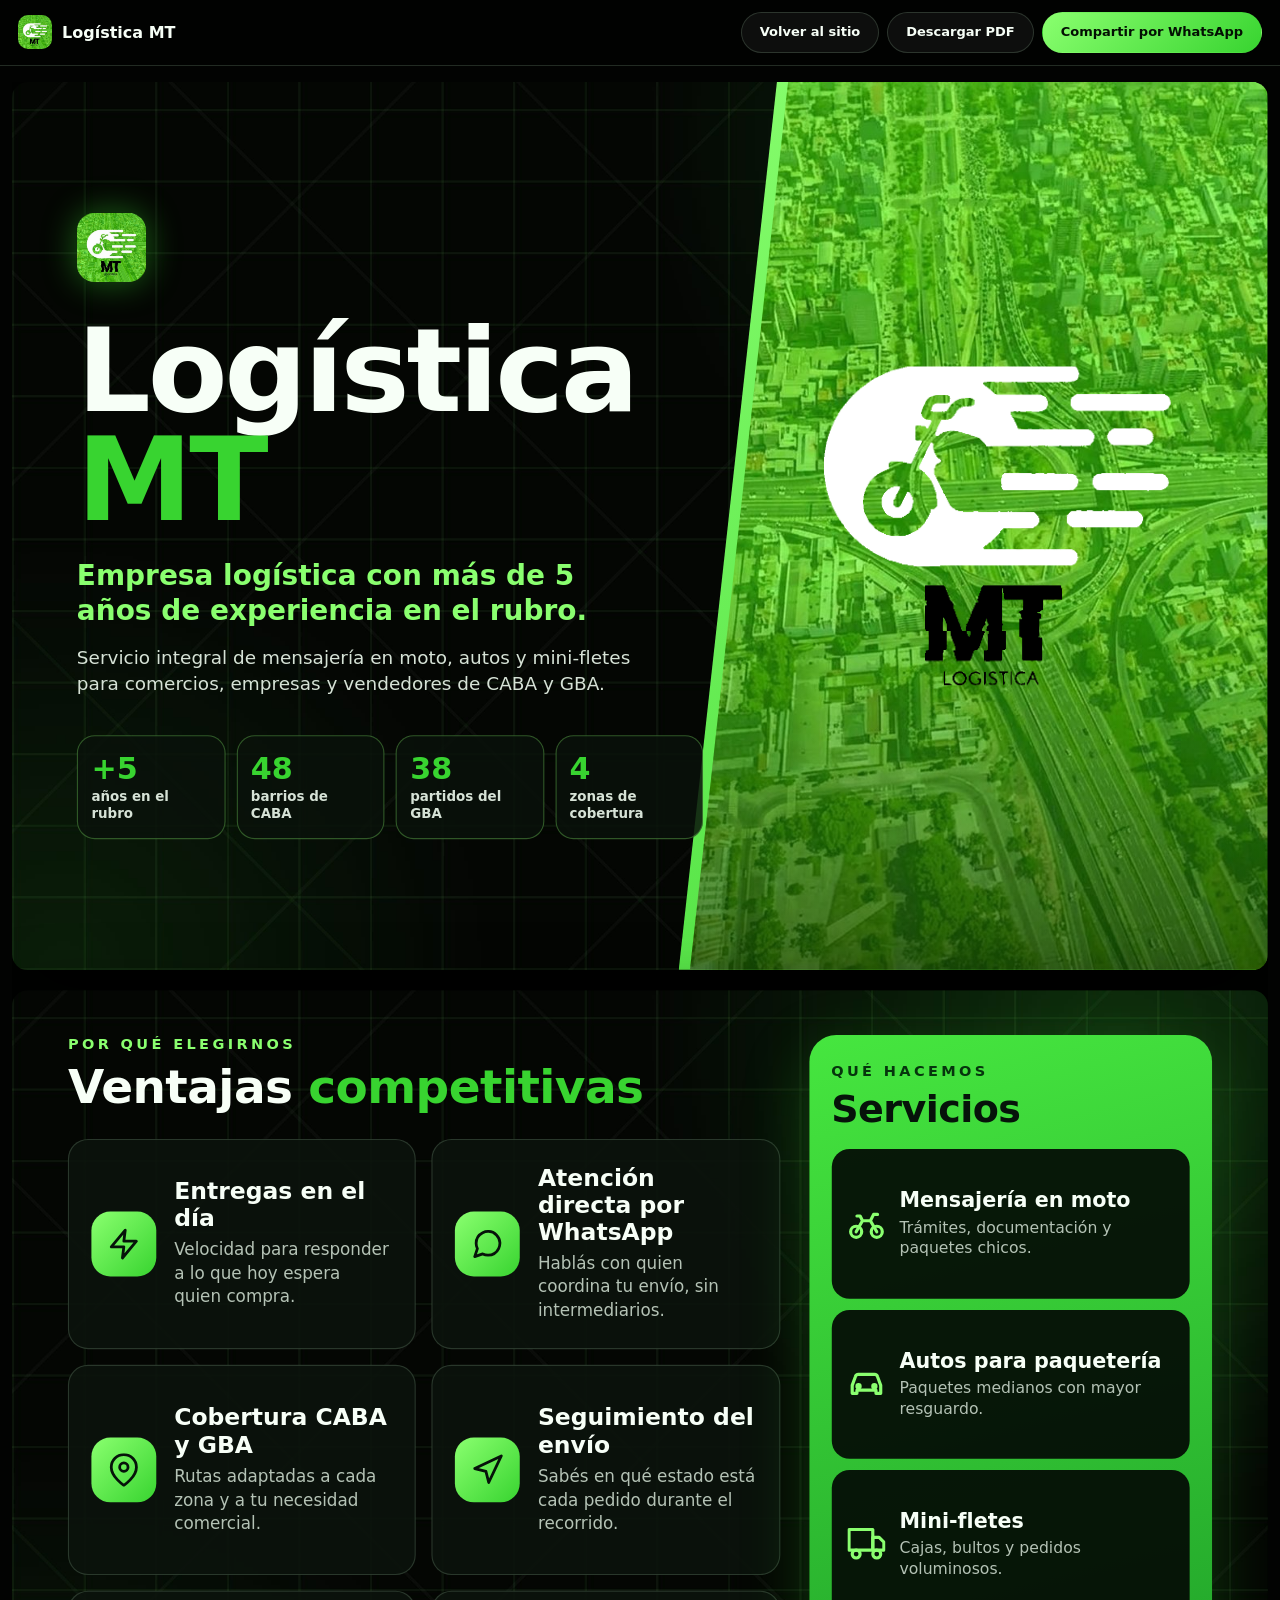
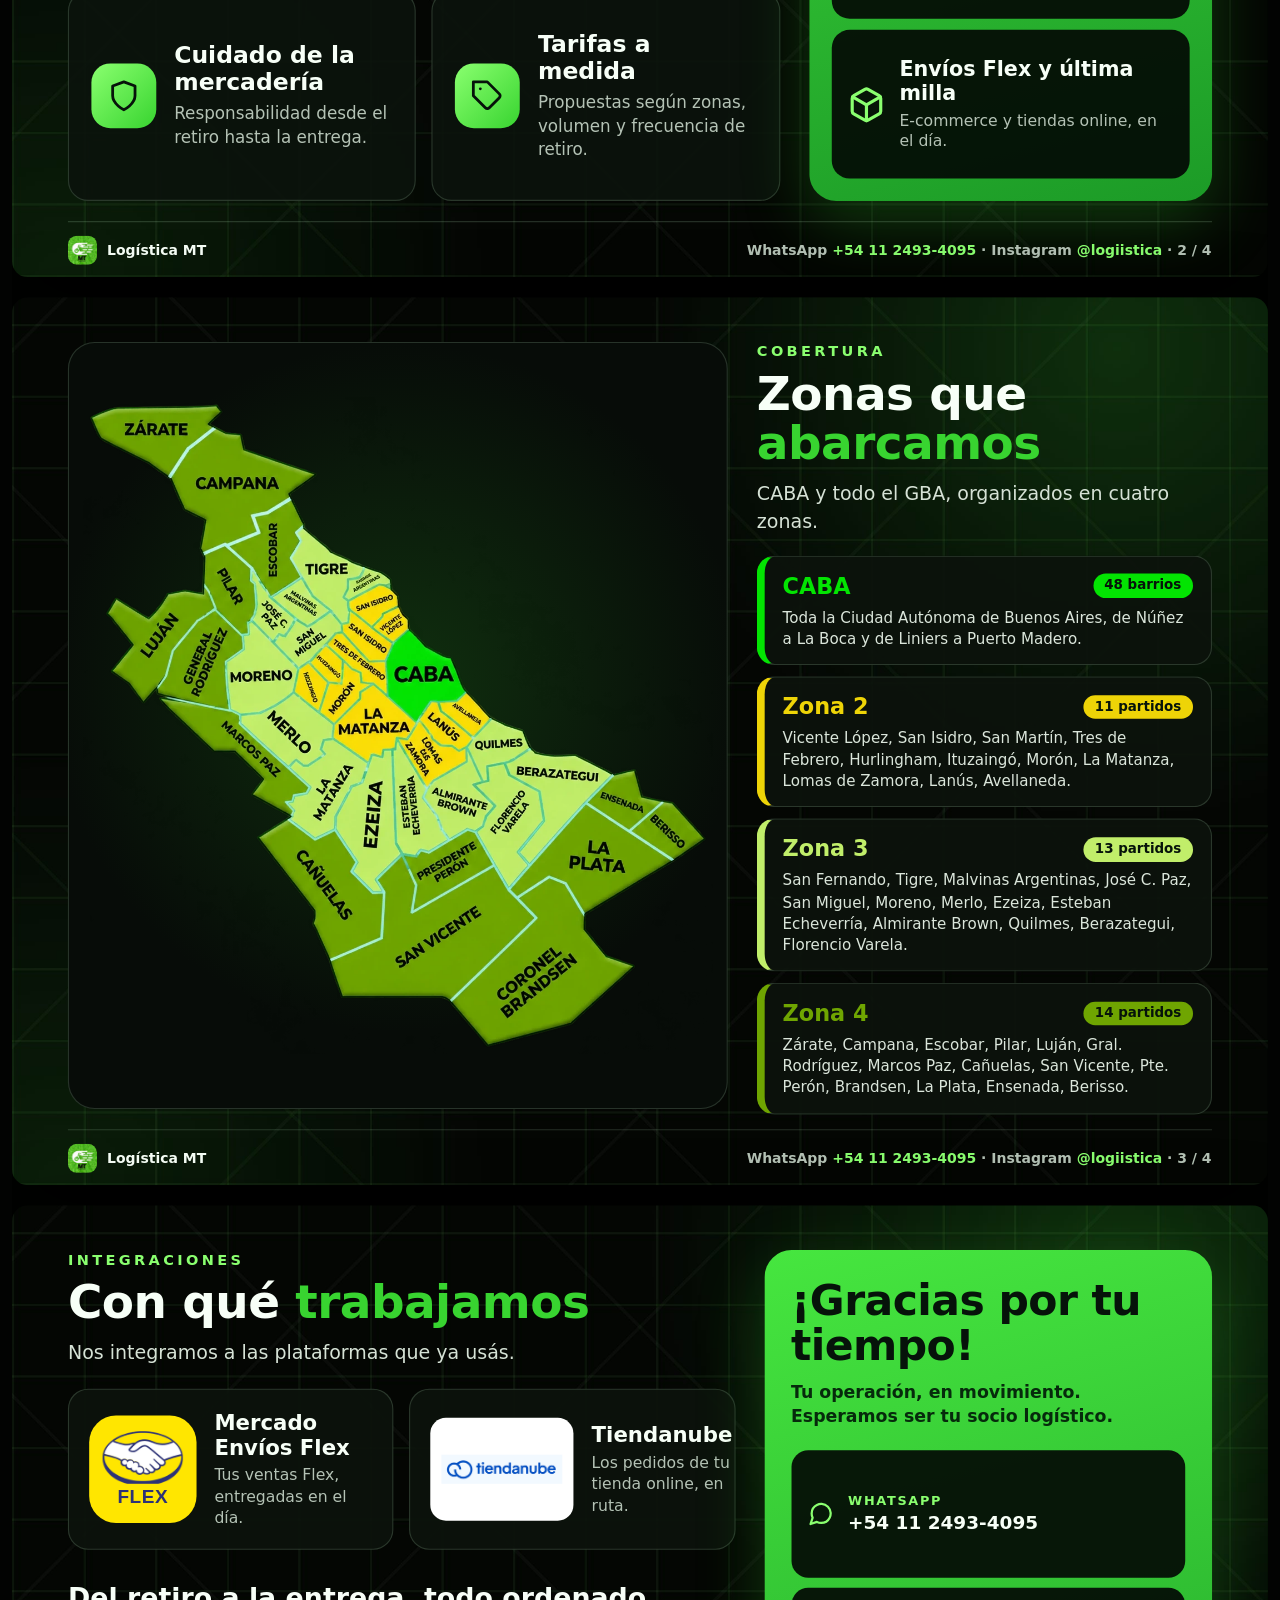
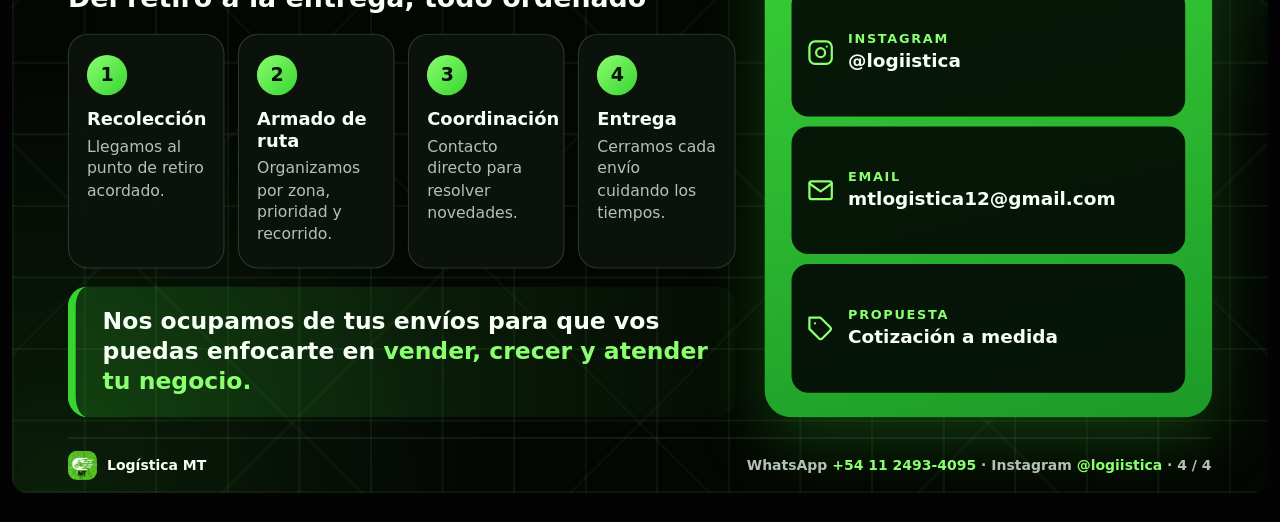
<file: site/carta.html>
<!doctype html>
<html lang="es">
<head>
  <meta charset="utf-8">
  <meta name="viewport" content="width=device-width, initial-scale=1">
  <meta http-equiv="refresh" content="0; url=carta/carta-presentacion-mt.html">
  <title>Carta de Presentacion - Logistica MT</title>
  <link rel="canonical" href="carta/carta-presentacion-mt.html">
  <style>
    body {
      margin: 0;
      min-height: 100vh;
      display: grid;
      place-items: center;
      background: #030503;
      color: #f7fff7;
      font-family: "Segoe UI", Arial, Helvetica, sans-serif;
    }
    a {
      color: #8aff6f;
      font-weight: 900;
    }
  </style>
</head>
<body>
  <p>Redirigiendo a la carta de presentacion... si no pasa nada, <a href="carta/carta-presentacion-mt.html">toca aca</a>.</p>
  <script>window.location.replace("carta/carta-presentacion-mt.html");</script>
</body>
</html>
</file>
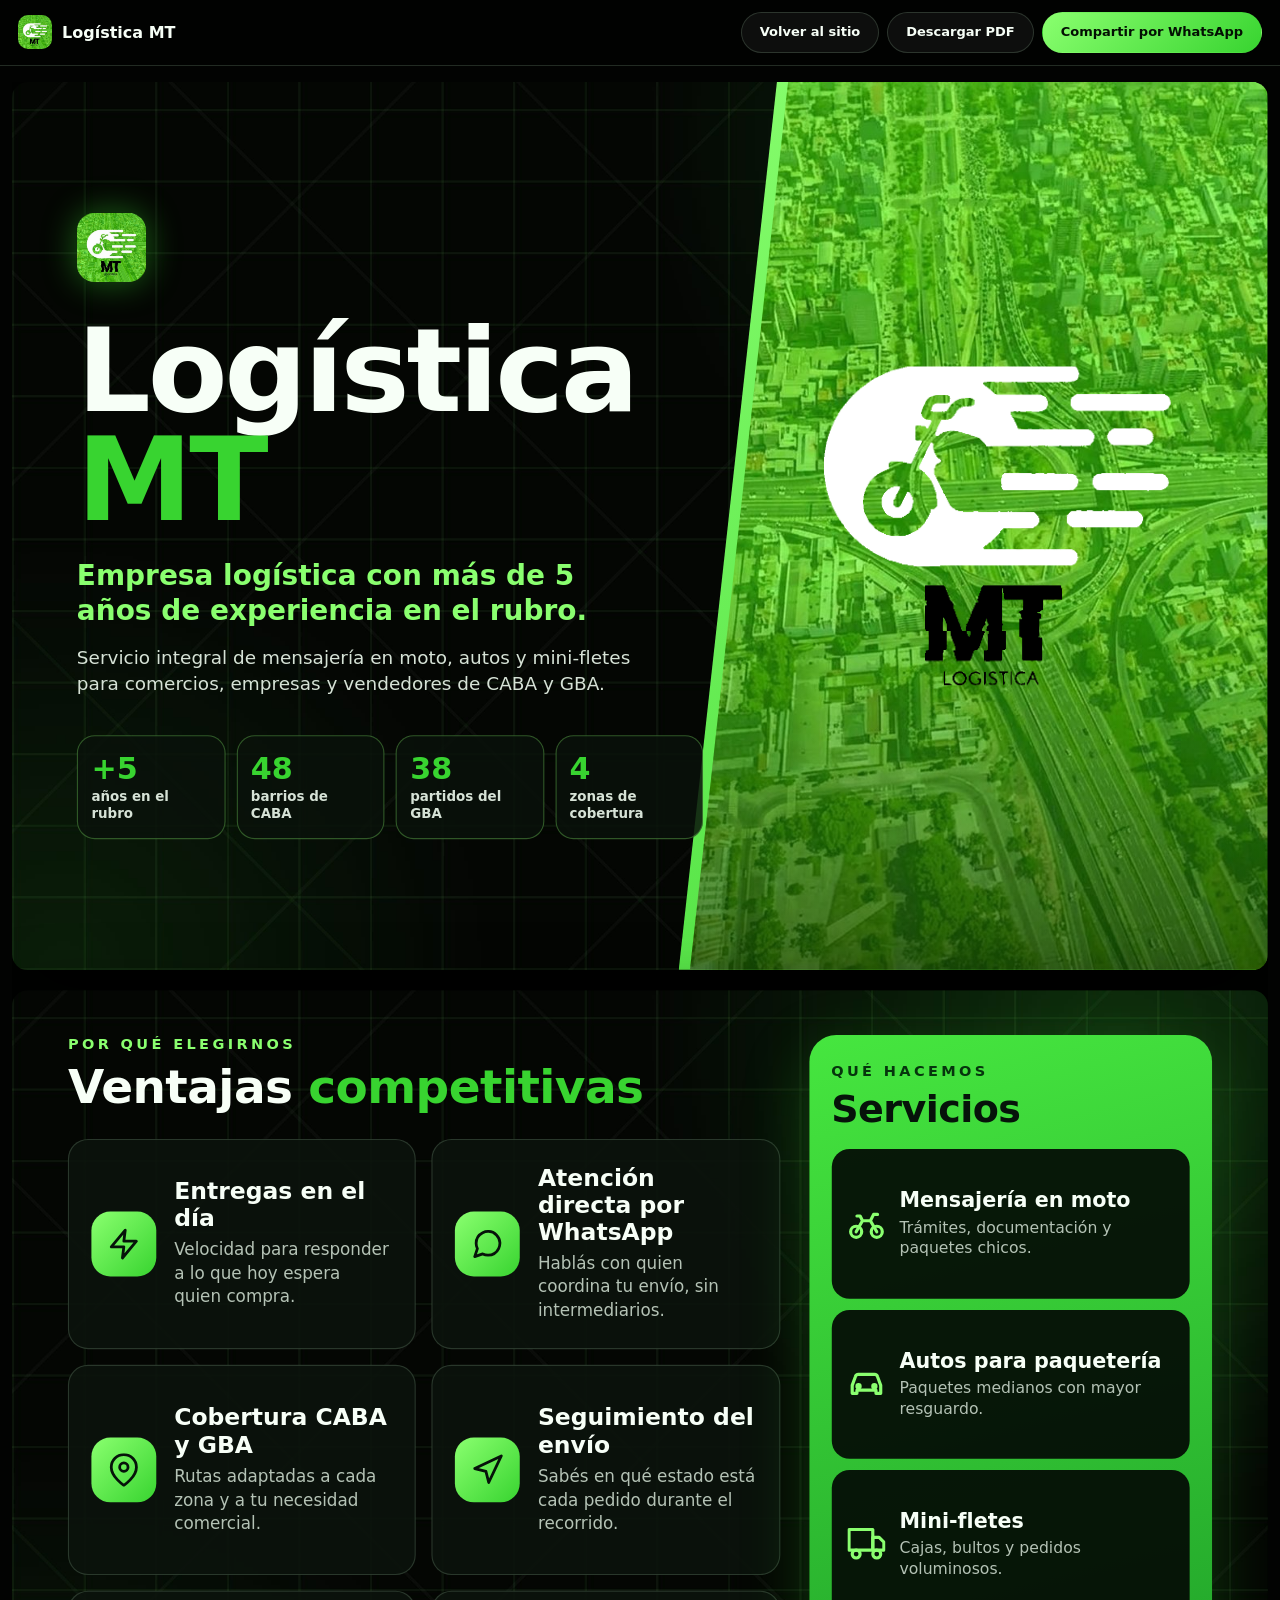
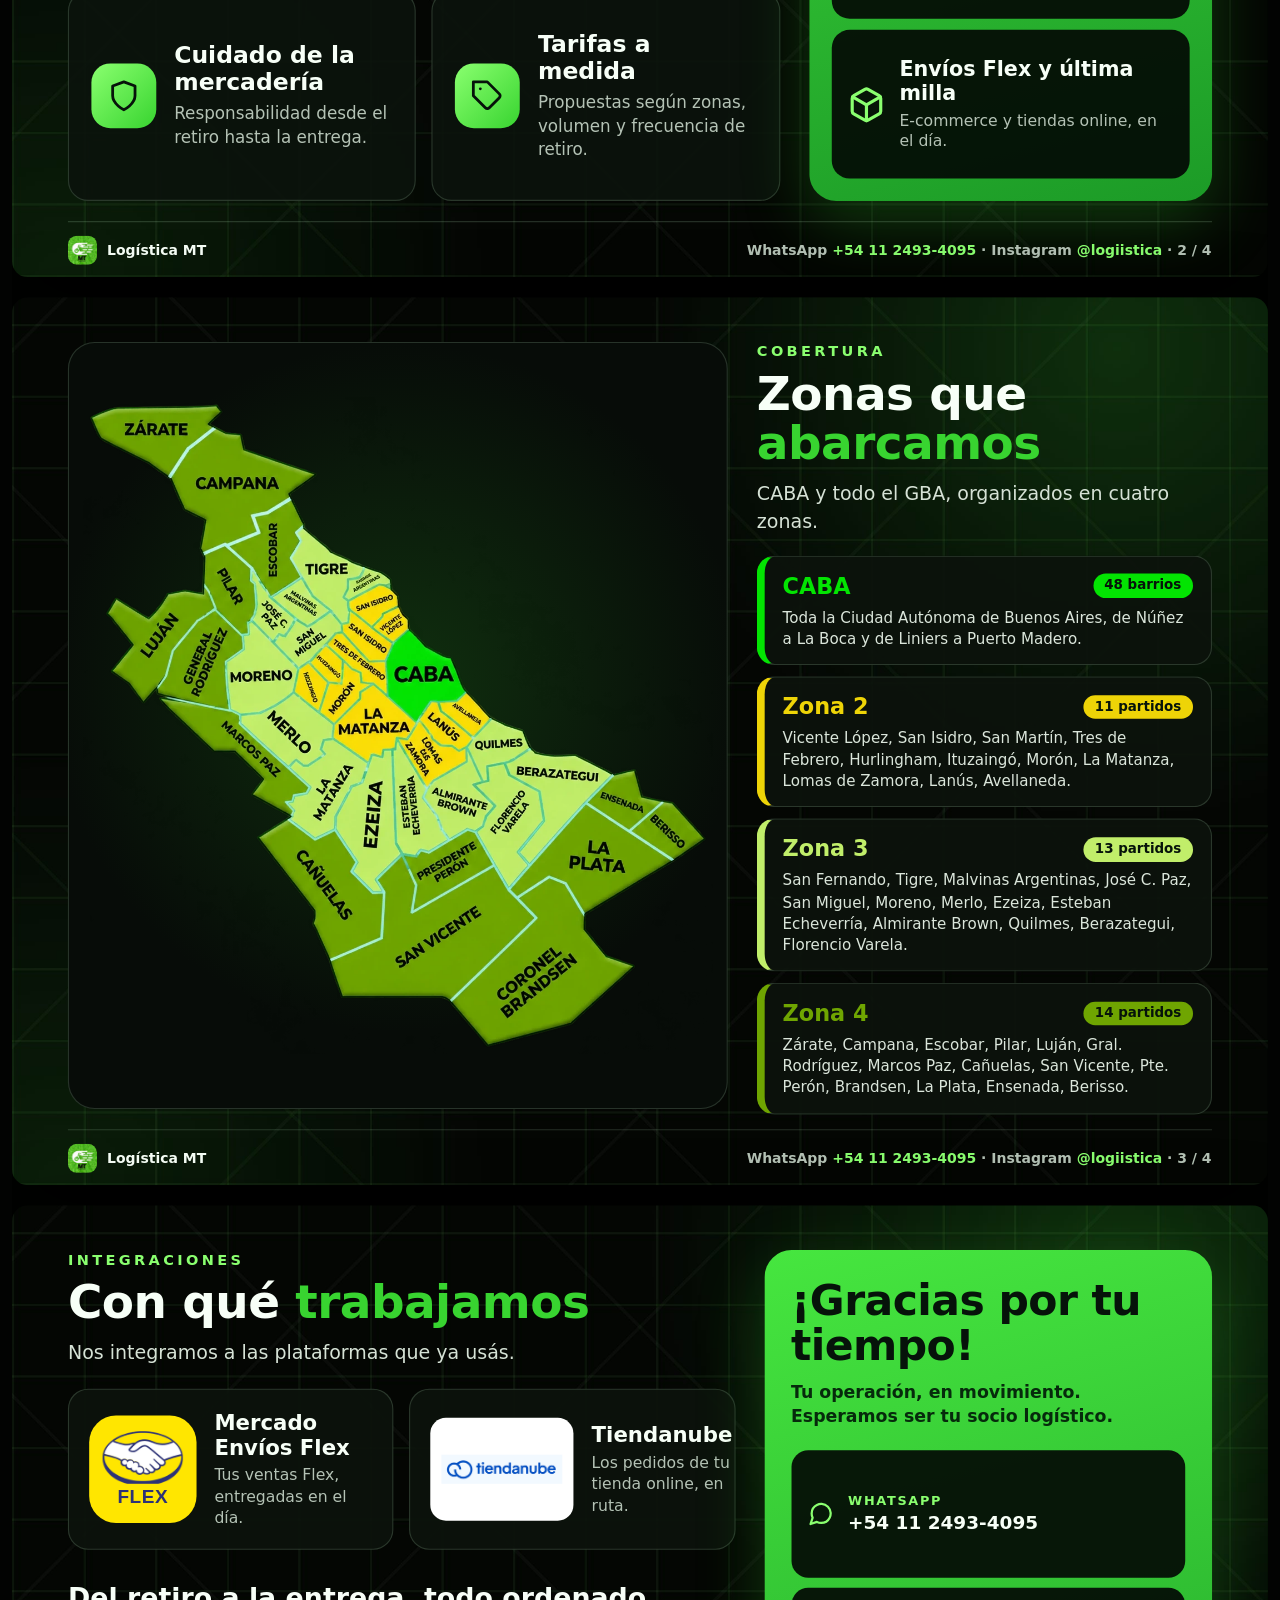
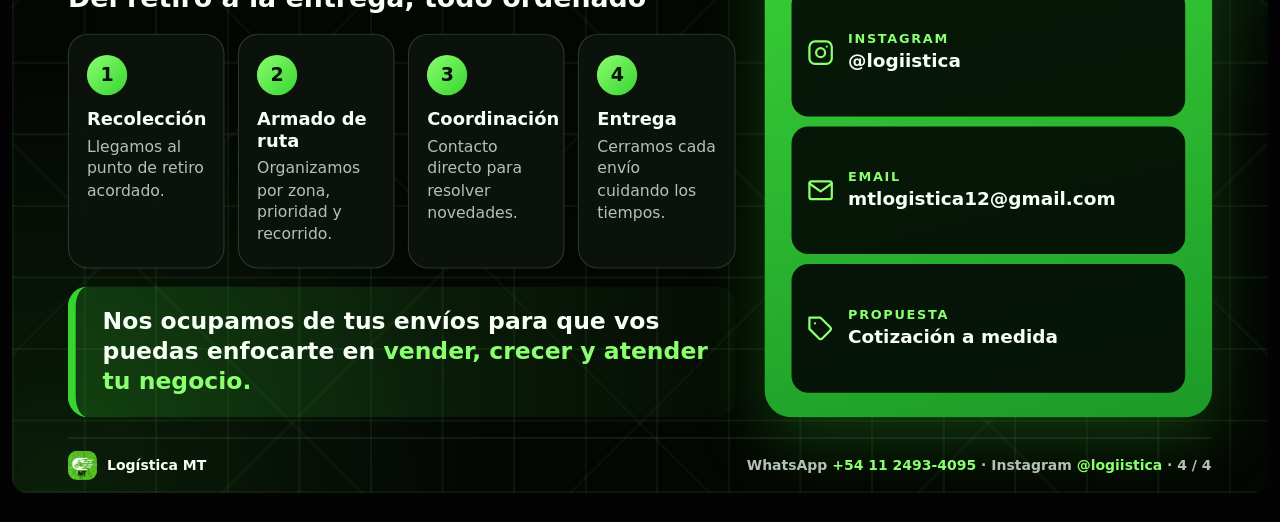
<file: site/carta/carta-presentacion-mt.html>
<!doctype html>
<html lang="es">
<head>
  <meta charset="utf-8">
  <meta name="viewport" content="width=device-width, initial-scale=1">
  <meta name="format-detection" content="telephone=no">
  <title>Carta de Presentación - Logística MT</title>
  <style>
    /*
      La carta son 4 hojas A4 apaisadas de tamaño fijo (297 x 210 mm).
      En pantalla se escalan con zoom para entrar en el ancho; al imprimir van 1:1.
      Por eso el enlace y el PDF se ven exactamente iguales.
    */
    :root {
      --black: #040604;
      --ink: #06130a;
      --line: rgba(204, 255, 210, .16);
      --white: #f7fff7;
      --muted: #b4c2b5;
      --green: #38d430;
      --green-2: #8aff6f;
      --z1: #03e402;
      --z2: #eed407;
      --z3: #c1ee6a;
      --z4: #6fa501;
    }

    * { box-sizing: border-box; }

    html {
      background: #020302;
      /* Sin esto el iPhone agranda el texto por su cuenta y desarma las hojas */
      -webkit-text-size-adjust: 100%;
      text-size-adjust: 100%;
    }

    body {
      margin: 0;
      font-family: "Segoe UI", system-ui, -apple-system, Roboto, Arial, Helvetica, sans-serif;
      color: var(--white);
      line-height: 1.45;
    }

    h1, h2, h3, p, ul, ol { margin: 0; padding: 0; }
    ul, ol { list-style: none; }

    /* ---------- Barra de acciones (solo pantalla) ---------- */

    .toolbar {
      position: sticky;
      top: 0;
      z-index: 5;
      display: flex;
      flex-wrap: wrap;
      align-items: center;
      justify-content: space-between;
      gap: 10px;
      padding: 12px 18px;
      background: rgba(2, 3, 2, .9);
      border-bottom: 1px solid var(--line);
      backdrop-filter: blur(10px);
    }

    .toolbar-brand {
      display: flex;
      align-items: center;
      gap: 10px;
      color: var(--white);
      font-weight: 900;
      text-decoration: none;
    }

    .toolbar-brand img {
      width: 34px;
      height: 34px;
      border-radius: 10px;
      object-fit: cover;
    }

    .toolbar-actions {
      display: flex;
      flex-wrap: wrap;
      gap: 8px;
    }

    .action-btn {
      display: inline-flex;
      align-items: center;
      padding: 10px 18px;
      border-radius: 999px;
      border: 1px solid var(--line);
      background: rgba(255, 255, 255, .05);
      color: var(--white);
      font-weight: 900;
      font-size: 13px;
      text-decoration: none;
    }

    .action-btn-whatsapp {
      background: linear-gradient(135deg, var(--green-2), var(--green));
      color: #031003;
      border-color: transparent;
    }

    .lead-banner {
      display: flex;
      align-items: center;
      justify-content: space-between;
      flex-wrap: wrap;
      gap: 14px;
      width: min(1120px, calc(100% - 32px));
      margin: 16px auto 0;
      padding: 18px 22px;
      border: 1px solid rgba(138, 255, 111, .4);
      border-radius: 20px;
      background: linear-gradient(135deg, rgba(56, 212, 48, .22), rgba(255, 255, 255, .04)), #0b120c;
    }

    .lead-banner[hidden] { display: none; }

    .lead-banner strong {
      display: block;
      color: var(--green-2);
      font-size: 19px;
    }

    .lead-banner p {
      max-width: 560px;
      color: #d4ded3;
    }

    .rotate-hint {
      display: none;
      margin: 12px 16px 0;
      color: var(--muted);
      font-size: 13px;
      text-align: center;
    }

    /* ---------- Hojas ---------- */

    .deck-wrap {
      margin: 16px auto 28px;
      overflow: hidden;
    }

    .deck {
      width: 297mm;
      transform: scale(var(--z, 1));
      transform-origin: 0 0;
    }

    .page {
      position: relative;
      display: flex;
      flex-direction: column;
      width: 297mm;
      height: 210mm;
      margin-bottom: 18px;
      padding: 40px 50px 0;
      overflow: hidden;
      border-radius: 14px;
      box-shadow: 0 24px 70px rgba(0, 0, 0, .6);
      /* El fondo (grilla + brillos) es una imagen: como degradados CSS el PDF quedaba muy pesado de dibujar */
      background: var(--black) url("../assets/carta-fondo.jpg") center / 100% 100% no-repeat;
    }

    .page-body {
      flex: 1;
      min-height: 0;
      display: grid;
      gap: 26px;
    }

    .page-foot {
      display: flex;
      align-items: center;
      justify-content: space-between;
      height: 50px;
      margin-top: 18px;
      border-top: 1px solid var(--line);
      color: var(--muted);
      font-size: 12.5px;
      font-weight: 700;
    }

    .page-foot .foot-brand {
      display: flex;
      align-items: center;
      gap: 9px;
      color: var(--white);
      font-weight: 900;
    }

    .page-foot img {
      width: 26px;
      height: 26px;
      border-radius: 8px;
      object-fit: cover;
    }

    .page-foot b { color: var(--green-2); }

    .kicker {
      display: inline-block;
      color: var(--green-2);
      font-size: 13px;
      font-weight: 900;
      letter-spacing: 3px;
      text-transform: uppercase;
    }

    h2 {
      margin-top: 6px;
      font-size: 42px;
      font-weight: 900;
      line-height: 1.05;
      letter-spacing: -.5px;
    }

    h2 em {
      font-style: normal;
      color: var(--green);
    }

    .lead {
      margin-top: 10px;
      color: #d6e2d6;
      font-size: 17px;
    }

    .ico {
      width: 24px;
      height: 24px;
      fill: none;
      stroke: currentColor;
      stroke-width: 2;
      stroke-linecap: round;
      stroke-linejoin: round;
    }

    /* ---------- Hoja 1: portada ---------- */

    .page-cover { padding: 0; }

    .cover-photo {
      position: absolute;
      inset: 0 0 0 54%;
      background:
        linear-gradient(180deg, rgba(4, 6, 4, 0) 55%, rgba(4, 6, 4, .5)),
        url("../assets/fondo-portada.jpg") center / cover no-repeat;
      clip-path: polygon(17% 0, 100% 0, 100% 100%, 0 100%);
    }

    .cover-edge {
      position: absolute;
      inset: 0 0 0 54%;
      background: linear-gradient(135deg, var(--green-2), var(--green));
      clip-path: polygon(17% 0, 100% 0, 100% 100%, 0 100%);
      transform: translateX(-10px);
    }

    .cover-logo {
      position: absolute;
      top: 50%;
      left: 78.5%;
      width: 310px;
      transform: translate(-50%, -50%);
    }

    .cover-content {
      position: relative;
      display: flex;
      flex-direction: column;
      justify-content: center;
      width: 58%;
      height: 100%;
      padding: 0 0 0 58px;
    }

    .cover-badge {
      display: flex;
      align-items: center;
      gap: 14px;
      margin-bottom: 30px;
    }

    .cover-badge img {
      width: 62px;
      height: 62px;
      border-radius: 16px;
      object-fit: cover;
      box-shadow: 0 0 30px rgba(56, 212, 48, .45);
    }

    h1 {
      font-size: 104px;
      font-weight: 900;
      line-height: .95;
      letter-spacing: -3px;
    }

    h1 em {
      font-style: normal;
      color: var(--green);
    }

    .slogan {
      max-width: 520px;
      margin-top: 20px;
      color: var(--green-2);
      font-size: 25px;
      font-weight: 800;
      line-height: 1.25;
    }

    .cover-copy {
      max-width: 500px;
      margin-top: 14px;
      color: #d6e2d6;
      font-size: 16.5px;
    }

    .stats {
      display: grid;
      grid-template-columns: repeat(4, 1fr);
      gap: 10px;
      max-width: 560px;
      margin-top: 34px;
    }

    .stats li {
      padding: 14px 12px;
      border: 1px solid rgba(138, 255, 111, .3);
      border-radius: 16px;
      background: rgba(10, 18, 11, .85);
    }

    .stats b {
      display: block;
      color: var(--green);
      font-size: 27px;
      font-weight: 900;
      line-height: 1.1;
    }

    .stats span {
      display: block;
      margin-top: 3px;
      color: #d6e2d6;
      font-size: 12px;
      font-weight: 700;
      line-height: 1.25;
    }

    /* ---------- Hoja 2: ventajas + servicios ---------- */

    .body-why { grid-template-columns: 1fr 360px; }

    .why { display: flex; flex-direction: column; }

    .advantages {
      flex: 1;
      display: grid;
      grid-template-columns: 1fr 1fr;
      grid-auto-rows: 1fr;
      gap: 14px;
      margin-top: 24px;
    }

    .advantages li {
      display: flex;
      gap: 16px;
      align-items: center;
      padding: 18px 20px;
      border: 1px solid var(--line);
      border-radius: 18px;
      background: rgba(12, 19, 13, .9);
    }

    .advantages .ico-wrap {
      display: grid;
      place-items: center;
      flex: 0 0 58px;
      height: 58px;
      border-radius: 17px;
      background: linear-gradient(135deg, var(--green-2), var(--green));
      color: var(--ink);
    }

    .advantages h3 {
      color: var(--white);
      font-size: 21px;
      font-weight: 900;
      line-height: 1.15;
    }

    .advantages p {
      margin-top: 6px;
      color: var(--muted);
      font-size: 15px;
      line-height: 1.4;
    }

    .advantages .ico { width: 30px; height: 30px; }

    .services {
      display: flex;
      flex-direction: column;
      padding: 24px 20px 20px;
      border-radius: 24px;
      background: linear-gradient(165deg, #46e63f, #1c9b27);
      color: var(--ink);
      box-shadow: 0 20px 60px rgba(56, 212, 48, .25);
    }

    .services .kicker { color: #06350d; }

    .services h2 {
      color: var(--ink);
      font-size: 34px;
    }

    .services ul {
      flex: 1;
      display: grid;
      grid-auto-rows: 1fr;
      gap: 10px;
      margin-top: 18px;
    }

    .services li {
      display: flex;
      align-items: center;
      gap: 13px;
      padding: 12px 14px;
      border-radius: 16px;
      background: rgba(4, 10, 5, .93);
      color: var(--white);
    }

    .services li .ico { flex: 0 0 34px; height: 34px; color: var(--green-2); }

    .services h3 {
      font-size: 18.5px;
      font-weight: 900;
      line-height: 1.2;
    }

    .services p {
      margin-top: 3px;
      color: var(--muted);
      font-size: 14px;
      line-height: 1.35;
    }

    /* ---------- Hoja 3: zonas ---------- */

    .body-zones { grid-template-columns: 590px 1fr; }

    .map-panel {
      display: grid;
      place-items: center;
      min-height: 0;
      padding: 12px;
      border: 1px solid var(--line);
      border-radius: 24px;
      background: radial-gradient(ellipse 70% 60% at 50% 45%, #10300f, #070c08 75%);
    }

    .map-panel img {
      display: block;
      width: auto;
      height: 100%;
      max-width: 100%;
      min-height: 0;
      object-fit: contain;
    }

    .zones { display: flex; flex-direction: column; min-height: 0; }

    .zone-cards {
      flex: 1;
      display: flex;
      flex-direction: column;
      gap: 10px;
      margin-top: 18px;
    }

    .zone-cards li {
      --zc: var(--z1);
      flex: 1 1 auto;
      padding: 12px 16px 13px;
      border: 1px solid var(--line);
      border-left: 7px solid var(--zc);
      border-radius: 16px;
      background: rgba(12, 19, 13, .92);
    }

    .zone-cards li:nth-child(2) { --zc: var(--z2); }
    .zone-cards li:nth-child(3) { --zc: var(--z3); }
    .zone-cards li:nth-child(4) { --zc: var(--z4); }

    .zone-cards h3 {
      display: flex;
      align-items: center;
      justify-content: space-between;
      color: var(--zc);
      font-size: 20px;
      font-weight: 900;
    }

    .zone-cards h3 span {
      padding: 2px 10px;
      border-radius: 999px;
      background: var(--zc);
      color: var(--ink);
      font-size: 12px;
    }

    .zone-cards p {
      margin-top: 4px;
      color: #dbe6db;
      font-size: 13.5px;
      line-height: 1.42;
    }

    /* ---------- Hoja 4: integraciones + cierre ---------- */

    .body-close { grid-template-columns: 1fr 400px; }

    .work { display: flex; flex-direction: column; min-height: 0; }

    .partners {
      display: grid;
      grid-template-columns: 1fr 1fr;
      gap: 14px;
      margin-top: 20px;
    }

    .partners li {
      display: flex;
      align-items: center;
      gap: 16px;
      padding: 18px;
      border: 1px solid var(--line);
      border-radius: 18px;
      background: rgba(12, 19, 13, .92);
    }

    .partners .mark {
      display: grid;
      place-items: center;
      flex: 0 0 128px;
      height: 92px;
      padding: 10px;
      border-radius: 14px;
      background: #fff;
    }

    .partners .mark img {
      max-width: 100%;
      max-height: 100%;
      object-fit: contain;
    }


    .flex-icon {
      display: flex;
      flex-direction: column;
      align-items: center;
      justify-content: center;
      gap: 3px;
      flex: 0 0 auto;
      width: 96px;
      height: 96px;
      border-radius: 24px;
      background: #ffe600;
    }
    
    .flex-icon img {
      width: 74%;
      height: auto;
    }
    
    .flex-icon span {
      color: #2d3277;
      font-family: Arial, Helvetica, sans-serif;
      font-size: 17px;
      font-weight: 900;
      line-height: 1;
      letter-spacing: .5px;
    }

    .partners h3 { font-size: 19px; font-weight: 900; line-height: 1.2; }
    .partners p { margin-top: 4px; color: var(--muted); font-size: 14px; line-height: 1.35; }

    .steps-title {
      margin-top: 26px;
      font-size: 24px;
      font-weight: 900;
    }

    .steps {
      display: grid;
      grid-template-columns: repeat(4, minmax(0, 1fr));
      gap: 12px;
      margin-top: 14px;
      counter-reset: step;
    }

    .steps li {
      position: relative;
      padding: 18px 16px 20px;
      border-radius: 18px;
      border: 1px solid var(--line);
      background: rgba(12, 19, 13, .92);
      counter-increment: step;
    }

    .steps li::before {
      content: counter(step);
      display: grid;
      place-items: center;
      width: 36px;
      height: 36px;
      margin-bottom: 12px;
      border-radius: 50%;
      background: linear-gradient(135deg, var(--green-2), var(--green));
      color: var(--ink);
      font-size: 17px;
      font-weight: 900;
    }

    .steps h3 { font-size: 16px; font-weight: 900; line-height: 1.2; }
    .steps p { margin-top: 6px; color: var(--muted); font-size: 14px; line-height: 1.4; }

    .promise {
      flex: 1;
      display: flex;
      align-items: center;
      margin-top: 16px;
      padding: 14px 24px;
      border-left: 7px solid var(--green);
      border-radius: 18px;
      background: linear-gradient(90deg, rgba(56, 212, 48, .2), rgba(56, 212, 48, .03));
      color: var(--white);
      font-size: 21px;
      font-weight: 800;
      line-height: 1.3;
    }

    .promise em { font-style: normal; color: var(--green-2); }

    .thanks {
      display: flex;
      flex-direction: column;
      padding: 26px 24px 22px;
      border-radius: 24px;
      background: linear-gradient(165deg, #46e63f, #1c9b27);
      color: var(--ink);
      box-shadow: 0 20px 60px rgba(56, 212, 48, .25);
    }

    .thanks h2 {
      margin-top: 0;
      color: var(--ink);
      font-size: 38px;
    }

    .thanks > p {
      margin-top: 10px;
      color: #062a0c;
      font-size: 15.5px;
      font-weight: 600;
      line-height: 1.45;
    }

    .contact {
      flex: 1;
      display: grid;
      grid-auto-rows: 1fr;
      gap: 9px;
      margin-top: 18px;
    }

    .contact li {
      display: flex;
      align-items: center;
      gap: 13px;
      padding: 10px 14px;
      border-radius: 15px;
      background: rgba(4, 10, 5, .93);
      color: var(--white);
    }

    .contact .ico { flex: 0 0 24px; color: var(--green-2); }

    .contact small {
      display: block;
      color: var(--green-2);
      font-size: 11.5px;
      font-weight: 900;
      letter-spacing: 1.5px;
      text-transform: uppercase;
    }

    .contact b { font-size: 16.5px; font-weight: 800; }

    /* ---------- Pantallas angostas: misma hoja, solo se achica ---------- */

    @media (max-width: 760px) and (orientation: portrait) {
      .rotate-hint { display: block; }
    }

    /* ---------- Impresión / PDF: hojas 1:1, sin nada de pantalla ---------- */

    @page {
      size: 297mm 210mm;
      margin: 0;
    }

    @media print {
      html, body {
        background: var(--black);
        print-color-adjust: exact;
        -webkit-print-color-adjust: exact;
      }

      .toolbar,
      .lead-banner,
      .rotate-hint { display: none !important; }

      .deck-wrap {
        width: auto !important;
        height: auto !important;
        margin: 0;
        overflow: visible;
      }

      .deck { transform: none !important; }

      .page {
        margin: 0;
        border-radius: 0;
        box-shadow: none;
        break-after: page;
        break-inside: avoid;
      }

      .page:last-child { break-after: auto; }

      /* Las sombras difusas son lo mas lento de dibujar en un visor de PDF */
      * { box-shadow: none !important; }
    }
  </style>
</head>
<body>
  <div class="toolbar">
    <a class="toolbar-brand" href="../index.html">
      <img src="../assets/Logo MT.jpeg" alt="">
      <span>Logística MT</span>
    </a>
    <div class="toolbar-actions">
      <a class="action-btn" href="../index.html">Volver al sitio</a>
      <a class="action-btn" href="carta-presentacion-mt.pdf" download>Descargar PDF</a>
      <a class="action-btn action-btn-whatsapp" id="shareWhatsapp" href="#" target="_blank" rel="noopener">Compartir por WhatsApp</a>
    </div>
  </div>

  <div class="lead-banner" id="leadBanner" hidden>
    <div>
      <strong id="leadTitle">Recibimos tus datos</strong>
      <p>Mirá nuestra carta de presentación. Cuando quieras, seguimos la charla por WhatsApp con tu consulta ya cargada.</p>
    </div>
    <a class="action-btn action-btn-whatsapp" id="leadWhatsapp" href="#">Continuar por WhatsApp</a>
  </div>

  <p class="rotate-hint">Girá el teléfono para ver la carta más grande, o descargá el PDF.</p>

  <div class="deck-wrap" id="deckWrap">
  <main class="deck" id="deck">
    <!-- Hoja 1: portada -->
    <section class="page page-cover">
      <div class="cover-edge" aria-hidden="true"></div>
      <div class="cover-photo" aria-hidden="true"></div>
      <img class="cover-logo" src="../assets/logo-mt.png" alt="Logo MT Logística">
      <div class="cover-content">
        <div class="cover-badge">
          <img src="../assets/Logo MT.jpeg" alt="Logo Logística MT">
        </div>
        <h1>Logística <em>MT</em></h1>
        <p class="slogan">Empresa logística con más de 5 años de experiencia en el rubro.</p>
        <p class="cover-copy">Servicio integral de mensajería en moto, autos y mini-fletes para comercios, empresas y vendedores de CABA y GBA.</p>
        <ul class="stats">
          <li><b>+5</b><span>años en el rubro</span></li>
          <li><b>48</b><span>barrios de CABA</span></li>
          <li><b>38</b><span>partidos del GBA</span></li>
          <li><b>4</b><span>zonas de cobertura</span></li>
        </ul>
      </div>
    </section>

    <!-- Hoja 2: ventajas + servicios -->
    <section class="page">
      <div class="page-body body-why">
        <div class="why">
          <span class="kicker">Por qué elegirnos</span>
          <h2>Ventajas <em>competitivas</em></h2>
          <ul class="advantages">
            <li>
              <span class="ico-wrap"><svg class="ico" viewBox="0 0 24 24"><polygon points="13 2 3 14 12 14 11 22 21 10 12 10 13 2"/></svg></span>
              <div><h3>Entregas en el día</h3><p>Velocidad para responder a lo que hoy espera quien compra.</p></div>
            </li>
            <li>
              <span class="ico-wrap"><svg class="ico" viewBox="0 0 24 24"><path d="M21 11.5a8.38 8.38 0 0 1-.9 3.8 8.5 8.5 0 0 1-7.6 4.7 8.38 8.38 0 0 1-3.8-.9L3 21l1.9-5.7a8.38 8.38 0 0 1-.9-3.8 8.5 8.5 0 0 1 4.7-7.6 8.38 8.38 0 0 1 3.8-.9h.5a8.48 8.48 0 0 1 8 8v.5z"/></svg></span>
              <div><h3>Atención directa por WhatsApp</h3><p>Hablás con quien coordina tu envío, sin intermediarios.</p></div>
            </li>
            <li>
              <span class="ico-wrap"><svg class="ico" viewBox="0 0 24 24"><path d="M21 10c0 7-9 13-9 13s-9-6-9-13a9 9 0 0 1 18 0z"/><circle cx="12" cy="10" r="3"/></svg></span>
              <div><h3>Cobertura CABA y GBA</h3><p>Rutas adaptadas a cada zona y a tu necesidad comercial.</p></div>
            </li>
            <li>
              <span class="ico-wrap"><svg class="ico" viewBox="0 0 24 24"><polygon points="3 11 22 2 13 21 11 13 3 11"/></svg></span>
              <div><h3>Seguimiento del envío</h3><p>Sabés en qué estado está cada pedido durante el recorrido.</p></div>
            </li>
            <li>
              <span class="ico-wrap"><svg class="ico" viewBox="0 0 24 24"><path d="M12 22s8-4 8-10V5l-8-3-8 3v7c0 6 8 10 8 10z"/></svg></span>
              <div><h3>Cuidado de la mercadería</h3><p>Responsabilidad desde el retiro hasta la entrega.</p></div>
            </li>
            <li>
              <span class="ico-wrap"><svg class="ico" viewBox="0 0 24 24"><path d="M20.59 13.41l-7.17 7.17a2 2 0 0 1-2.83 0L2 12V2h10l8.59 8.59a2 2 0 0 1 0 2.82z"/><line x1="7" y1="7" x2="7.01" y2="7"/></svg></span>
              <div><h3>Tarifas a medida</h3><p>Propuestas según zonas, volumen y frecuencia de retiro.</p></div>
            </li>
          </ul>
        </div>

        <aside class="services">
          <span class="kicker">Qué hacemos</span>
          <h2>Servicios</h2>
          <ul>
            <li>
              <svg class="ico" viewBox="0 0 24 24"><circle cx="5.5" cy="17" r="3.5"/><circle cx="18.5" cy="17" r="3.5"/><path d="M5.5 17l4-7h5l4 7M9.5 10L8 7H6M14.5 10l2-4H19"/></svg>
              <div><h3>Mensajería en moto</h3><p>Trámites, documentación y paquetes chicos.</p></div>
            </li>
            <li>
              <svg class="ico" viewBox="0 0 24 24"><path d="M3 13l2-5.5A2 2 0 0 1 6.9 6h10.2a2 2 0 0 1 1.9 1.5L21 13v5h-3v-2H6v2H3z"/><circle cx="7" cy="13.5" r="1"/><circle cx="17" cy="13.5" r="1"/></svg>
              <div><h3>Autos para paquetería</h3><p>Paquetes medianos con mayor resguardo.</p></div>
            </li>
            <li>
              <svg class="ico" viewBox="0 0 24 24"><rect x="1" y="3" width="15" height="13"/><polygon points="16 8 20 8 23 11 23 16 16 16 16 8"/><circle cx="5.5" cy="18.5" r="2.5"/><circle cx="18.5" cy="18.5" r="2.5"/></svg>
              <div><h3>Mini-fletes</h3><p>Cajas, bultos y pedidos voluminosos.</p></div>
            </li>
            <li>
              <svg class="ico" viewBox="0 0 24 24"><path d="M21 16V8a2 2 0 0 0-1-1.73l-7-4a2 2 0 0 0-2 0l-7 4A2 2 0 0 0 3 8v8a2 2 0 0 0 1 1.73l7 4a2 2 0 0 0 2 0l7-4A2 2 0 0 0 21 16z"/><polyline points="3.27 6.96 12 12.01 20.73 6.96"/><line x1="12" y1="22.08" x2="12" y2="12"/></svg>
              <div><h3>Envíos Flex y última milla</h3><p>E-commerce y tiendas online, en el día.</p></div>
            </li>
          </ul>
        </aside>
      </div>
      <footer class="page-foot">
        <span class="foot-brand"><img src="../assets/Logo MT.jpeg" alt="">Logística MT</span>
        <span>WhatsApp <b>+54 11 2493-4095</b> · Instagram <b>@logiistica</b> · 2 / 4</span>
      </footer>
    </section>

    <!-- Hoja 3: zonas -->
    <section class="page">
      <div class="page-body body-zones">
        <div class="map-panel">
          <img src="../assets/mapa-zonas.webp" alt="Mapa de cobertura de Logística MT por zonas en CABA y GBA">
        </div>
        <div class="zones">
          <span class="kicker">Cobertura</span>
          <h2>Zonas que <em>abarcamos</em></h2>
          <p class="lead">CABA y todo el GBA, organizados en cuatro zonas.</p>
          <ul class="zone-cards">
            <li>
              <h3>CABA <span>48 barrios</span></h3>
              <p>Toda la Ciudad Autónoma de Buenos Aires, de Núñez a La Boca y de Liniers a Puerto Madero.</p>
            </li>
            <li>
              <h3>Zona 2 <span>11 partidos</span></h3>
              <p>Vicente López, San Isidro, San Martín, Tres de Febrero, Hurlingham, Ituzaingó, Morón, La Matanza, Lomas de Zamora, Lanús, Avellaneda.</p>
            </li>
            <li>
              <h3>Zona 3 <span>13 partidos</span></h3>
              <p>San Fernando, Tigre, Malvinas Argentinas, José C. Paz, San Miguel, Moreno, Merlo, Ezeiza, Esteban Echeverría, Almirante Brown, Quilmes, Berazategui, Florencio Varela.</p>
            </li>
            <li>
              <h3>Zona 4 <span>14 partidos</span></h3>
              <p>Zárate, Campana, Escobar, Pilar, Luján, Gral. Rodríguez, Marcos Paz, Cañuelas, San Vicente, Pte. Perón, Brandsen, La Plata, Ensenada, Berisso.</p>
            </li>
          </ul>
        </div>
      </div>
      <footer class="page-foot">
        <span class="foot-brand"><img src="../assets/Logo MT.jpeg" alt="">Logística MT</span>
        <span>WhatsApp <b>+54 11 2493-4095</b> · Instagram <b>@logiistica</b> · 3 / 4</span>
      </footer>
    </section>

    <!-- Hoja 4: integraciones + cierre -->
    <section class="page">
      <div class="page-body body-close">
        <div class="work">
          <span class="kicker">Integraciones</span>
          <h2>Con qué <em>trabajamos</em></h2>
          <p class="lead">Nos integramos a las plataformas que ya usás.</p>
          <ul class="partners">
            <li>
              <div class="flex-icon" role="img" aria-label="Envíos Flex de Mercado Libre"><img src="../assets/logo-mercado-envios.png" alt=""><span>FLEX</span></div>
              <div><h3>Mercado Envíos Flex</h3><p>Tus ventas Flex, entregadas en el día.</p></div>
            </li>
            <li>
              <span class="mark"><img src="../assets/logo-tiendanube.png" alt="Tiendanube"></span>
              <div><h3>Tiendanube</h3><p>Los pedidos de tu tienda online, en ruta.</p></div>
            </li>
          </ul>
          <h3 class="steps-title">Del retiro a la entrega, todo ordenado</h3>
          <ol class="steps">
            <li><h3>Recolección</h3><p>Llegamos al punto de retiro acordado.</p></li>
            <li><h3>Armado de ruta</h3><p>Organizamos por zona, prioridad y recorrido.</p></li>
            <li><h3>Coordinación</h3><p>Contacto directo para resolver novedades.</p></li>
            <li><h3>Entrega</h3><p>Cerramos cada envío cuidando los tiempos.</p></li>
          </ol>
          <p class="promise"><span>Nos ocupamos de tus envíos para que vos puedas enfocarte en <em>vender, crecer y atender tu negocio.</em></span></p>
        </div>

        <aside class="thanks">
          <h2>¡Gracias por tu tiempo!</h2>
          <p>Tu operación, en movimiento. Esperamos ser tu socio logístico.</p>
          <ul class="contact">
            <li>
              <svg class="ico" viewBox="0 0 24 24"><path d="M21 11.5a8.38 8.38 0 0 1-.9 3.8 8.5 8.5 0 0 1-7.6 4.7 8.38 8.38 0 0 1-3.8-.9L3 21l1.9-5.7a8.38 8.38 0 0 1-.9-3.8 8.5 8.5 0 0 1 4.7-7.6 8.38 8.38 0 0 1 3.8-.9h.5a8.48 8.48 0 0 1 8 8v.5z"/></svg>
              <div><small>WhatsApp</small><b>+54 11 2493-4095</b></div>
            </li>
            <li>
              <svg class="ico" viewBox="0 0 24 24"><rect x="2" y="2" width="20" height="20" rx="5"/><circle cx="12" cy="12" r="4"/><line x1="17.5" y1="6.5" x2="17.51" y2="6.5"/></svg>
              <div><small>Instagram</small><b>@logiistica</b></div>
            </li>
            <li>
              <svg class="ico" viewBox="0 0 24 24"><rect x="2" y="4" width="20" height="16" rx="2"/><polyline points="22 6 12 13 2 6"/></svg>
              <div><small>Email</small><b>mtlogistica12@gmail.com</b></div>
            </li>
            <li>
              <svg class="ico" viewBox="0 0 24 24"><path d="M20.59 13.41l-7.17 7.17a2 2 0 0 1-2.83 0L2 12V2h10l8.59 8.59a2 2 0 0 1 0 2.82z"/><line x1="7" y1="7" x2="7.01" y2="7"/></svg>
              <div><small>Propuesta</small><b>Cotización a medida</b></div>
            </li>
          </ul>
        </aside>
      </div>
      <footer class="page-foot">
        <span class="foot-brand"><img src="../assets/Logo MT.jpeg" alt="">Logística MT</span>
        <span>WhatsApp <b>+54 11 2493-4095</b> · Instagram <b>@logiistica</b> · 4 / 4</span>
      </footer>
    </section>
  </main>
  </div>

  <script src="../config.js"></script>
  <script>
    (function () {
      // Escala las hojas A4 al ancho disponible (en el PDF van 1:1).
      // Se usa transform y no zoom porque Safari en iPhone no escala bien el texto con zoom.
      var deck = document.getElementById("deck");
      var wrap = document.getElementById("deckWrap");
      function fit() {
        var pageWidth = deck.offsetWidth;
        var z = Math.min(1.6, (document.documentElement.clientWidth - 24) / pageWidth);
        deck.style.setProperty("--z", z.toFixed(4));
        wrap.style.width = Math.floor(pageWidth * z) + "px";
        wrap.style.height = Math.ceil(deck.offsetHeight * z) + "px";
      }
      fit();
      window.addEventListener("resize", fit);
      window.addEventListener("load", fit);
    })();
    (function () {
      var lead = null;
      try { lead = JSON.parse(sessionStorage.getItem("mtLead") || "null"); } catch (e) {}
      var banner = document.getElementById("leadBanner");
      if (lead && lead.mensaje && banner) {
        var phone = (window.MT_CONFIG && window.MT_CONFIG.companyWhatsapp) || "5491124934095";
        document.getElementById("leadWhatsapp").href = "https://wa.me/" + phone + "?text=" + encodeURIComponent(lead.mensaje);
        if (lead.nombre) document.getElementById("leadTitle").textContent = "¡Gracias, " + lead.nombre + "! Recibimos tus datos";
        banner.hidden = false;
      }
    })();
    (function () {
      var link = document.getElementById("shareWhatsapp");
      if (!link) return;
      var pdfUrl = new URL("carta-presentacion-mt.pdf", window.location.href).href;
      var text = "¡Hola! Te comparto la carta de presentación de Logística MT: " + pdfUrl;
      link.href = "https://wa.me/?text=" + encodeURIComponent(text);
    })();
  </script>
</body>
</html>
</file>
<file: site/styles.css>
:root {
  --black: #030503;
  --panel: rgba(14, 18, 15, .72);
  --line: rgba(204, 255, 210, .16);
  --line-strong: rgba(64, 255, 76, .48);
  --white: #f7fff7;
  --muted: #a9b5aa;
  --green: #38d430;
  --green-2: #8aff6f;
  --shadow: 0 24px 80px rgba(0, 0, 0, .52);
}

* { box-sizing: border-box; }

html {
  scroll-behavior: smooth;
  background: var(--black);
}

body {
  margin: 0;
  font-family: "Segoe UI", Arial, Helvetica, sans-serif;
  color: var(--white);
  background: transparent;
  line-height: 1.55;
  overflow-x: hidden;
}

/* Fondo uniforme en todo el sitio: la misma grilla verde de la seccion de operacion, fija */
body::before {
  content: "";
  position: fixed;
  inset: 0;
  z-index: -2;
  pointer-events: none;
  background:
    radial-gradient(circle at 78% 14%, rgba(56, 212, 48, .13), transparent 36rem),
    radial-gradient(circle at 12% 88%, rgba(56, 212, 48, .08), transparent 32rem);
}

body::after {
  content: "";
  position: fixed;
  inset: 0;
  z-index: -1;
  pointer-events: none;
  background:
    repeating-linear-gradient(0deg, rgba(138,255,111,.06) 0 2px, transparent 2px 64px),
    repeating-linear-gradient(90deg, rgba(138,255,111,.06) 0 2px, transparent 2px 64px),
    repeating-linear-gradient(45deg, rgba(138,255,111,.035) 0 3px, transparent 3px 220px),
    repeating-linear-gradient(-45deg, rgba(138,255,111,.035) 0 3px, transparent 3px 220px);
}

a { color: inherit; text-decoration: none; }
button, input, select, textarea { font: inherit; }

.site-glow {
  position: fixed;
  inset: auto -15% 8% auto;
  width: 42vw;
  height: 42vw;
  border-radius: 50%;
  background: rgba(56, 212, 48, .16);
  filter: blur(90px);
  pointer-events: none;
}

.topbar {
  position: sticky;
  top: 0;
  z-index: 20;
  display: flex;
  align-items: center;
  justify-content: space-between;
  gap: 20px;
  min-height: 76px;
  padding: 12px clamp(18px, 4vw, 54px);
  background: rgba(4, 6, 4, .72);
  border-bottom: 1px solid var(--line);
  backdrop-filter: blur(22px);
}

.brand {
  display: inline-flex;
  align-items: center;
  gap: 12px;
  font-weight: 900;
  color: var(--white);
  white-space: nowrap;
}

.brand img {
  width: 48px;
  height: 48px;
  object-fit: cover;
  border: 1px solid rgba(138, 255, 111, .35);
  border-radius: 14px;
  box-shadow: 0 0 24px rgba(56, 212, 48, .28);
}

.nav {
  display: flex;
  align-items: center;
  gap: 10px;
  padding: 8px;
  border: 1px solid var(--line);
  border-radius: 999px;
  background: rgba(255, 255, 255, .045);
  color: #dfeade;
  font-size: 14px;
}

.nav a {
  padding: 7px 12px;
  border-radius: 999px;
}

.nav a:hover {
  color: #071007;
  background: var(--green);
}

.btn {
  display: inline-flex;
  align-items: center;
  justify-content: center;
  min-height: 48px;
  border: 0;
  border-radius: 999px;
  padding: 0 22px;
  font-weight: 900;
  cursor: pointer;
  transition: transform .22s cubic-bezier(0.23, 1, 0.32, 1), box-shadow .22s cubic-bezier(0.23, 1, 0.32, 1), background .22s cubic-bezier(0.23, 1, 0.32, 1), border-color .22s cubic-bezier(0.23, 1, 0.32, 1);
}

@media (hover: hover) and (pointer: fine) {
  .btn:hover { transform: translateY(-2px); }
}

.btn-primary {
  color: #031003;
  background: linear-gradient(135deg, var(--green-2), var(--green));
  box-shadow: 0 0 0 1px rgba(138, 255, 111, .3), 0 16px 38px rgba(56, 212, 48, .28);
}

.btn-primary:hover {
  box-shadow: 0 0 0 1px rgba(138, 255, 111, .55), 0 22px 55px rgba(56, 212, 48, .38);
}

.btn-secondary {
  color: var(--white);
  border: 1px solid rgba(255, 255, 255, .22);
  background: rgba(255, 255, 255, .07);
}

.btn-secondary:hover {
  border-color: rgba(138, 255, 111, .45);
  background: rgba(56, 212, 48, .1);
}

.btn-small {
  min-height: 42px;
  padding: 0 16px;
  font-size: 14px;
}

.hero {
  position: relative;
  display: grid;
  grid-template-columns: minmax(0, 1fr) minmax(320px, 420px);
  gap: clamp(28px, 6vw, 80px);
  align-items: center;
  min-height: calc(100vh - 76px);
  padding: clamp(54px, 8vw, 104px) clamp(18px, 6vw, 76px);
  overflow: hidden;
}

.hero-bg {
  position: absolute;
  inset: 0;
  background:
    linear-gradient(90deg, rgba(3, 5, 3, .96), rgba(3, 5, 3, .82) 42%, rgba(3, 5, 3, .34)),
    url("assets/fondo-portada.jpg") center/cover no-repeat;
  opacity: .86;
}

.hero-bg::after {
  content: "";
  position: absolute;
  inset: 0;
  background: linear-gradient(180deg, transparent 72%, var(--black));
}

.speed-lines {
  position: absolute;
  inset: 0;
  overflow: hidden;
  opacity: .75;
}

.speed-lines span {
  position: absolute;
  right: -18vw;
  width: 38vw;
  height: 2px;
  border-radius: 999px;
  background: linear-gradient(90deg, transparent, rgba(138, 255, 111, .8), transparent);
  animation: dash 5s linear infinite;
}

.speed-lines span:nth-child(1) { top: 22%; animation-delay: 0s; }
.speed-lines span:nth-child(2) { top: 38%; animation-delay: -1.7s; width: 25vw; }
.speed-lines span:nth-child(3) { top: 62%; animation-delay: -3.1s; width: 44vw; }
.speed-lines span:nth-child(4) { top: 78%; animation-delay: -4.2s; width: 28vw; }

@keyframes dash {
  from { transform: translateX(0); opacity: 0; }
  18% { opacity: 1; }
  to { transform: translateX(-130vw); opacity: 0; }
}

.hero-content, .device-stack {
  position: relative;
  z-index: 1;
  min-width: 0;
}

.eyebrow {
  margin: 0 0 12px;
  color: var(--green-2);
  font-size: 12px;
  font-weight: 900;
  letter-spacing: 0;
  text-transform: uppercase;
}

h1, h2, h3, p { margin-top: 0; }

h1 {
  max-width: 880px;
  margin-bottom: 20px;
  font-size: clamp(44px, 6vw, 82px);
  line-height: .98;
  letter-spacing: 0;
}

h2 {
  color: var(--white);
  font-size: clamp(30px, 4vw, 52px);
  line-height: 1.04;
  letter-spacing: 0;
  margin-bottom: 18px;
}

h3 {
  color: var(--white);
  font-size: 21px;
  line-height: 1.2;
  margin-bottom: 10px;
}

.hero-copy {
  max-width: 710px;
  margin-bottom: 30px;
  color: #d7e2d6;
  font-size: 20px;
}

.actions {
  display: flex;
  flex-wrap: wrap;
  gap: 12px;
}

.highlights {
  position: relative;
  z-index: 2;
  display: grid;
  grid-template-columns: repeat(4, minmax(150px, 1fr));
  gap: 1px;
  padding: 0 clamp(18px, 6vw, 76px) 36px;
  margin-top: -18px;
  background: linear-gradient(180deg, rgba(3,5,3,0), rgba(3,5,3,.9));
}

.highlights a {
  display: flex;
  align-items: center;
  justify-content: space-between;
  gap: 14px;
  min-height: 72px;
  padding: 16px 18px;
  color: #eef9ee;
  border: 1px solid rgba(138,255,111,.18);
  background: linear-gradient(180deg, rgba(255,255,255,.075), rgba(255,255,255,.03));
  box-shadow: 0 18px 42px rgba(0,0,0,.22);
}

.highlights a:first-child {
  border-radius: 20px 0 0 20px;
}

.highlights a:last-child {
  border-radius: 0 20px 20px 0;
}

.highlights strong,
.highlights span {
  display: block;
}

.highlights strong {
  color: var(--green-2);
  font-size: 16px;
  line-height: 1.1;
}

.highlights span {
  color: #c1cec0;
  font-size: 13px;
}

@media (hover: hover) and (pointer: fine) {
  .highlights a:hover {
    color: #fff;
    border-color: rgba(138,255,111,.44);
    background: linear-gradient(135deg, rgba(56,212,48,.16), rgba(255,255,255,.055));
  }
}

.device-stack {
  min-height: 470px;
}

.hero-panel,
.mini-card,
.card,
.mission-grid article,
.form,
.modal-panel {
  border: 1px solid var(--line);
  background: linear-gradient(180deg, rgba(255,255,255,.105), rgba(255,255,255,.045));
  box-shadow: var(--shadow);
  backdrop-filter: blur(24px);
}

.hero-panel {
  position: relative;
  min-height: 420px;
  border-radius: 28px;
  padding: 28px;
  overflow: hidden;
}

.hero-panel::before {
  content: "";
  position: absolute;
  inset: 0;
  border-radius: inherit;
  pointer-events: none;
  background:
    linear-gradient(90deg, transparent, rgba(138,255,111,.18), transparent),
    radial-gradient(circle at 78% 12%, rgba(56, 212, 48, .28), transparent 12rem);
}

.panel-label {
  position: relative;
  display: inline-flex;
  align-items: center;
  gap: 8px;
  margin-bottom: 18px;
  color: var(--green-2);
  font-weight: 900;
  font-size: 12px;
  text-transform: uppercase;
}

.panel-label::before {
  content: "";
  width: 9px;
  height: 9px;
  border-radius: 50%;
  background: var(--green);
  box-shadow: 0 0 18px var(--green);
}

.hero-panel strong {
  position: relative;
  display: block;
  font-size: 35px;
  line-height: 1.02;
  margin-bottom: 12px;
}

.hero-panel p {
  position: relative;
  color: #d3ddd2;
}

.route-map {
  position: relative;
  height: 140px;
  margin: 26px 0;
  border: 1px solid rgba(138, 255, 111, .16);
  border-radius: 22px;
  background:
    linear-gradient(rgba(255,255,255,.04) 1px, transparent 1px),
    linear-gradient(90deg, rgba(255,255,255,.04) 1px, transparent 1px);
  background-size: 28px 28px;
  overflow: hidden;
}

.route-map::before {
  content: "";
  position: absolute;
  left: 14%;
  right: 10%;
  top: 52%;
  height: 3px;
  border-radius: 999px;
  background: linear-gradient(90deg, var(--green), rgba(138, 255, 111, .12));
  transform: rotate(-10deg);
}

.route-map i {
  position: absolute;
  width: 12px;
  height: 12px;
  border-radius: 50%;
  background: var(--green-2);
  box-shadow: 0 0 22px var(--green);
}

.route-map i:nth-child(1) { left: 15%; top: 64%; }
.route-map i:nth-child(2) { left: 51%; top: 44%; animation: pulse 1.8s ease-in-out infinite; }
.route-map i:nth-child(3) { right: 10%; top: 33%; }

@keyframes pulse {
  0%, 100% { transform: scale(1); opacity: .65; }
  50% { transform: scale(1.55); opacity: 1; }
}

.metrics {
  position: relative;
  display: grid;
  grid-template-columns: repeat(3, 1fr);
  gap: 8px;
  margin-top: 20px;
}

.metrics div {
  padding: 13px 8px;
  border: 1px solid rgba(255,255,255,.08);
  border-radius: 16px;
  background: rgba(0, 0, 0, .24);
  text-align: center;
}

.metrics b, .metrics span { display: block; }
.metrics b { color: var(--green-2); }
.metrics span { color: #aebaae; font-size: 12px; }

.mini-card {
  position: absolute;
  right: -20px;
  bottom: 22px;
  z-index: 2;
  width: 190px;
  border-radius: 24px;
  padding: 18px;
  animation: floatCard 4.2s ease-in-out infinite;
}

@keyframes floatCard {
  0%, 100% { transform: translateY(0); }
  50% { transform: translateY(-10px); }
}

.mini-card span,
.mini-card em {
  display: block;
  color: var(--muted);
  font-style: normal;
  font-size: 13px;
}

.mini-card strong {
  display: block;
  margin: 2px 0;
  color: var(--green-2);
  font-size: 26px;
}

.operation-cinema {
  position: relative;
  overflow: hidden;
  height: 150vh;
  min-height: 940px;
  background:
    linear-gradient(180deg, rgba(3,5,3,.86), rgba(56,212,48,.07) 26%, rgba(3,5,3,.82) 76%),
    repeating-linear-gradient(0deg, rgba(138,255,111,.09) 0 2px, transparent 2px 64px),
    repeating-linear-gradient(90deg, rgba(138,255,111,.09) 0 2px, transparent 2px 64px),
    repeating-linear-gradient(45deg, rgba(138,255,111,.06) 0 3px, transparent 3px 220px),
    repeating-linear-gradient(-45deg, rgba(138,255,111,.06) 0 3px, transparent 3px 220px),
    radial-gradient(circle at 30% 20%, rgba(56,212,48,.12), transparent 55%),
    var(--black);
}

.cinema-sticky {
  position: sticky;
  top: 76px;
  display: grid;
  grid-template-columns: minmax(300px, .78fr) minmax(0, 1.22fr);
  gap: clamp(24px, 5vw, 62px);
  align-items: stretch;
  min-height: calc(100vh - 76px);
  padding: clamp(24px, 4vw, 48px) clamp(18px, 6vw, 76px);
  overflow: hidden;
}

.cinema-copy {
  position: relative;
  z-index: 4;
  display: flex;
  flex-direction: column;
  justify-content: center;
  max-width: 520px;
  min-width: 0;
}

.cinema-copy p {
  color: #d4ded3;
  font-size: 18px;
}

.cinema-checkpoints {
  display: grid;
  gap: 10px;
  margin-top: 24px;
}

.cinema-checkpoints article {
  padding: 14px 16px;
  border: 1px solid var(--line);
  border-radius: 18px;
  background: rgba(255,255,255,.045);
  opacity: 1;
  transform: translateX(0);
  transition: opacity .35s cubic-bezier(0.23, 1, 0.32, 1), transform .35s cubic-bezier(0.23, 1, 0.32, 1), border-color .35s ease, background .35s ease;
}

.cinema-checkpoints strong,
.cinema-checkpoints span {
  display: block;
}

.cinema-checkpoints strong {
  color: var(--white);
  font-size: 17px;
}

.cinema-checkpoints span {
  color: var(--muted);
  font-size: 14px;
}

.cinema-checkpoints article.is-current {
  opacity: 1;
  transform: translateX(0);
  border-color: var(--line-strong);
  background: linear-gradient(135deg, rgba(56,212,48,.18), rgba(255,255,255,.055));
}

@keyframes checkpointFocus {
  0%, 100% {
    opacity: .5;
    transform: translateX(18px);
    border-color: var(--line);
    background: rgba(255,255,255,.045);
  }
  42%, 68% {
    opacity: 1;
    transform: translateX(0);
    border-color: var(--line-strong);
    background: linear-gradient(135deg, rgba(56,212,48,.18), rgba(255,255,255,.055));
  }
}

.logistics-stage {
  position: relative;
  min-width: 0;
  min-height: clamp(480px, 58vh, 640px);
  border: 1px solid var(--line);
  border-radius: 36px;
  overflow: hidden;
  background: #050805;
  box-shadow: 0 36px 120px rgba(0,0,0,.62);
}

.logistics-stage::before {
  content: "";
  position: absolute;
  inset: 0;
  z-index: 1;
  pointer-events: none;
  background:
    radial-gradient(circle at 72% 28%, rgba(138,255,111,.18), transparent 14rem),
    linear-gradient(90deg, rgba(3,5,3,.86), rgba(3,5,3,.2), rgba(3,5,3,.72));
}

.stage-map {
  position: absolute;
  inset: -8%;
  width: 116%;
  height: 116%;
  background:
    repeating-linear-gradient(0deg, rgba(138,255,111,.14) 0 2px, transparent 2px 58px),
    repeating-linear-gradient(90deg, rgba(138,255,111,.14) 0 2px, transparent 2px 58px),
    repeating-linear-gradient(45deg, rgba(138,255,111,.09) 0 4px, transparent 4px 190px),
    repeating-linear-gradient(-45deg, rgba(138,255,111,.09) 0 4px, transparent 4px 190px),
    radial-gradient(circle at 68% 32%, rgba(56,212,48,.22), transparent 55%),
    #06120a;
  filter: saturate(1.18) contrast(1.12) brightness(.68);
  transform: scale(1.05);
}

@keyframes mapDepth {
  from { transform: scale(1.1) translateY(2%); filter: saturate(1.1) contrast(1.05) brightness(.42); }
  to { transform: scale(1) translateY(-2%); filter: saturate(1.25) contrast(1.14) brightness(.62); }
}

.map-veins {
  position: absolute;
  inset: 0;
  z-index: 2;
  pointer-events: none;
}

.map-veins span {
  position: absolute;
  height: 2px;
  border-radius: 999px;
  background: linear-gradient(90deg, transparent, rgba(138,255,111,.45), transparent);
  opacity: .35;
  animation: veinTravel 6s linear infinite;
}

.map-veins span:nth-child(1) { top: 22%; left: 8%; width: 52%; transform: rotate(12deg); }
.map-veins span:nth-child(2) { top: 38%; left: 36%; width: 44%; transform: rotate(-18deg); animation-delay: -1.4s; }
.map-veins span:nth-child(3) { top: 54%; left: 5%; width: 62%; transform: rotate(-7deg); animation-delay: -2.3s; }
.map-veins span:nth-child(4) { top: 68%; left: 42%; width: 40%; transform: rotate(18deg); animation-delay: -3.8s; }
.map-veins span:nth-child(5) { top: 82%; left: 16%; width: 54%; transform: rotate(4deg); animation-delay: -4.7s; }

@keyframes veinTravel {
  0%, 100% { opacity: .16; clip-path: inset(0 100% 0 0); }
  40%, 70% { opacity: .55; clip-path: inset(0 0 0 0); }
}

.stage-route {
  position: absolute;
  inset: 0;
  z-index: 3;
  width: 100%;
  height: 100%;
}

.route-back,
.route-live {
  fill: none;
  stroke-linecap: round;
  stroke-linejoin: round;
}

.route-back {
  stroke: rgba(0,0,0,.62);
  stroke-width: 20;
}

.route-live {
  stroke: var(--green);
  stroke-width: 7;
  stroke-dasharray: 1220;
  stroke-dashoffset: 0;
  filter: drop-shadow(0 0 16px rgba(56,212,48,.75));
}

@keyframes routeDraw {
  to { stroke-dashoffset: 0; }
}

.warehouse {
  position: absolute;
  left: 5%;
  bottom: 9%;
  z-index: 5;
  width: 180px;
  height: 142px;
  border: 1px solid var(--line);
  border-radius: 24px;
  background: linear-gradient(180deg, rgba(255,255,255,.11), rgba(255,255,255,.04));
  backdrop-filter: blur(16px);
}

.warehouse::before {
  content: "";
  position: absolute;
  left: 24px;
  top: 24px;
  width: 92px;
  height: 54px;
  border-radius: 8px 8px 2px 2px;
  background: rgba(138,255,111,.16);
  border: 1px solid rgba(138,255,111,.22);
}

.dock-line {
  position: absolute;
  left: 22px;
  right: 22px;
  bottom: 28px;
  height: 3px;
  border-radius: 999px;
  background: rgba(138,255,111,.42);
}

.parcel,
.cargo {
  position: absolute;
  border: 1px solid rgba(247,255,247,.25);
  background:
    linear-gradient(90deg, transparent 46%, rgba(3,5,3,.24) 46% 54%, transparent 54%),
    linear-gradient(180deg, #b98645, #795225);
  box-shadow: inset 0 1px 0 rgba(255,255,255,.18);
}

.parcel {
  width: 34px;
  height: 30px;
  border-radius: 6px;
  bottom: 34px;
}

.parcel-a { left: 28px; }
.parcel-b { left: 70px; }
.parcel-c { left: 112px; }

@keyframes parcelLoad {
  0% { opacity: 1; transform: translate(0, 0) scale(1); }
  80%, 100% { opacity: 0; transform: translate(310px, -18px) scale(.82); }
}

.van {
  position: absolute;
  left: 18%;
  bottom: 13%;
  z-index: 6;
  width: 278px;
  height: 154px;
  transform: translateX(-26%) scale(.96);
  filter: drop-shadow(0 22px 28px rgba(0,0,0,.5));
}

@keyframes vanRoute {
  0% { transform: translateX(-34%) translateY(8px) scale(.94); }
  38% { transform: translateX(16%) translateY(0) scale(1); }
  72% { transform: translateX(86%) translateY(-52px) scale(.92); }
  100% { transform: translateX(122%) translateY(-94px) scale(.76); opacity: .62; }
}

.van-svg {
  width: 100%;
  height: 100%;
  overflow: visible;
}

.van-box-shape {
  fill: url(#vanBoxGrad);
  stroke: rgba(247, 255, 247, .4);
  stroke-width: 2;
}

.van-cabin-shape {
  fill: url(#vanCabinGrad);
  stroke: rgba(3, 5, 3, .25);
  stroke-width: 2;
}

.van-window {
  fill: #f7fff7;
  opacity: .92;
}

.van-svg .cargo {
  fill: url(#cargoGrad);
  stroke: rgba(255, 255, 255, .3);
  opacity: 1;
}

.wheel-shape {
  fill: #050805;
  stroke: #f7fff7;
  stroke-width: 7;
}

.wheel-accent {
  fill: var(--green);
}

.delivery-card {
  position: absolute;
  z-index: 8;
  width: 170px;
  padding: 14px;
  border: 1px solid var(--line);
  border-radius: 20px;
  background: linear-gradient(180deg, rgba(255,255,255,.12), rgba(255,255,255,.045));
  backdrop-filter: blur(18px);
  box-shadow: var(--shadow);
  opacity: .9;
  transform: translateY(0) scale(1);
}

.delivery-card strong,
.delivery-card span {
  display: block;
}

.delivery-card strong {
  color: var(--green-2);
  font-size: 19px;
}

.delivery-card span {
  color: var(--muted);
  font-size: 13px;
}

.card-retiro { left: 10%; top: 15%; }
.card-ruta { right: 10%; top: 30%; }
.card-final { right: 7%; bottom: 14%; }

.live-badge {
  position: absolute;
  z-index: 8;
  left: 38%;
  top: 6%;
  width: 170px;
  padding: 14px;
  border: 1px solid var(--line);
  border-radius: 20px;
  background: linear-gradient(180deg, rgba(255,255,255,.12), rgba(255,255,255,.045));
  backdrop-filter: blur(18px);
  box-shadow: var(--shadow);
}

.live-badge strong,
.live-badge span {
  display: block;
}

.live-badge strong {
  display: flex;
  align-items: center;
  gap: 7px;
  color: var(--green-2);
  font-size: 19px;
}

.live-badge span {
  color: var(--muted);
  font-size: 13px;
}

.live-dot {
  width: 9px;
  height: 9px;
  border-radius: 50%;
  background: var(--green);
  box-shadow: 0 0 14px var(--green);
  animation: pulse 1.8s ease-in-out infinite;
}

@keyframes cardCue {
  0%, 100% { opacity: 0; transform: translateY(22px) scale(.96); }
  28%, 76% { opacity: 1; transform: translateY(0) scale(1); }
}

.motion-ready .cinema-checkpoints article,
.motion-ready .stage-map,
.motion-ready .route-live,
.motion-ready .parcel,
.motion-ready .van,
.motion-ready .door,
.motion-ready .cargo,
.motion-ready .delivery-card {
  animation: none;
}

.section {
  position: relative;
  padding: clamp(58px, 8vw, 96px) clamp(18px, 6vw, 76px);
}

.split {
  display: grid;
  grid-template-columns: .82fr 1.18fr;
  gap: clamp(28px, 6vw, 74px);
}

.split p,
.section-head + p,
.contact p {
  color: var(--muted);
  font-size: 18px;
}

.mission-grid {
  display: grid;
  grid-template-columns: 1fr 1fr;
  gap: 14px;
  margin-top: 24px;
}

.mission-grid article {
  padding: 24px;
  border-radius: 24px;
}

.mission-grid p,
.card p {
  color: var(--muted);
  margin-bottom: 0;
}

.section-head {
  max-width: 820px;
  margin-bottom: 28px;
}

.partners {
  display: grid;
  grid-template-columns: repeat(2, minmax(0, 1fr));
  gap: 18px;
  margin-top: 24px;
}

.partner-card {
  display: flex;
  align-items: center;
  gap: 22px;
  padding: 26px 28px;
  border: 1px solid var(--line);
  border-radius: 24px;
  background: linear-gradient(135deg, rgba(56, 212, 48, .1), rgba(255,255,255,.02));
  box-shadow: var(--shadow);
}

.partner-mark {
  display: grid;
  place-items: center;
  flex: 0 0 auto;
  width: 148px;
  height: 92px;
  padding: 14px;
  border-radius: 18px;
  background: #ffffff;
}

.flex-icon {
  display: flex;
  flex-direction: column;
  align-items: center;
  justify-content: center;
  gap: 3px;
  flex: 0 0 auto;
  width: 96px;
  height: 96px;
  border-radius: 24px;
  background: #ffe600;
}

.flex-icon img {
  width: 74%;
  height: auto;
}

.flex-icon span {
  color: #2d3277;
  font-family: Arial, Helvetica, sans-serif;
  font-size: 17px;
  font-weight: 900;
  line-height: 1;
  letter-spacing: .5px;
}

.partner-mark img {
  max-width: 100%;
  max-height: 100%;
  object-fit: contain;
}

.partner-card h3 {
  margin: 0 0 6px;
  font-size: 22px;
}

.partner-card p {
  margin: 0;
  color: var(--muted);
}

@media (max-width: 820px) {
  .partners { grid-template-columns: 1fr; }
  .partner-card { padding: 20px; gap: 16px; }
  .partner-mark { width: 104px; height: 72px; }
  .flex-icon { width: 76px; height: 76px; border-radius: 19px; }
  .flex-icon span { font-size: 13.5px; }
}

.cards {
  display: grid;
  gap: 16px;
}

.service-grid,
.advantages {
  grid-template-columns: repeat(4, 1fr);
}

.testimonials {
  grid-template-columns: repeat(3, 1fr);
}

.client-badges {
  display: flex;
  overflow: hidden;
  margin-bottom: 28px;
  -webkit-mask-image: linear-gradient(90deg, transparent, #000 48px, #000 calc(100% - 48px), transparent);
  mask-image: linear-gradient(90deg, transparent, #000 48px, #000 calc(100% - 48px), transparent);
}

.client-badges-track {
  display: flex;
  flex-shrink: 0;
  gap: 12px;
  padding-right: 12px;
  animation: badges-scroll 32s linear infinite;
}

.client-badges:hover .client-badges-track {
  animation-play-state: paused;
}

@keyframes badges-scroll {
  from { transform: translateX(0); }
  to { transform: translateX(-100%); }
}

.client-badges span {
  display: inline-flex;
  align-items: center;
  gap: 8px;
  padding: 10px 20px;
  border: 1px solid var(--line);
  border-radius: 999px;
  background: linear-gradient(180deg, rgba(255,255,255,.075), rgba(255,255,255,.03));
  color: var(--green-2);
  font-weight: 900;
  font-size: 14px;
  white-space: nowrap;
}

.client-badges span svg {
  width: 20px;
  height: 20px;
  flex-shrink: 0;
}

@media (prefers-reduced-motion: reduce) {
  .client-badges-track {
    animation: none;
  }
}

.card {
  position: relative;
  min-height: 228px;
  padding: 24px;
  border-radius: 24px;
  overflow: hidden;
  transition: transform .25s ease, border-color .25s ease, box-shadow .25s ease;
}

.card::after {
  content: "";
  position: absolute;
  inset: auto 18px 0;
  height: 2px;
  background: linear-gradient(90deg, transparent, var(--green), transparent);
  opacity: .55;
}

.card:hover {
  transform: translateY(-6px);
  border-color: var(--line-strong);
  box-shadow: 0 26px 70px rgba(56, 212, 48, .12), var(--shadow);
}

.card.compact { min-height: 184px; }

.icon {
  display: grid;
  place-items: center;
  width: 46px;
  height: 46px;
  margin-bottom: 24px;
  border-radius: 16px;
  color: #031003;
  background: linear-gradient(135deg, var(--green-2), var(--green));
  font-weight: 900;
  box-shadow: 0 0 32px rgba(56, 212, 48, .32);
}

.icon svg {
  width: 26px;
  height: 26px;
  fill: none;
  stroke: currentColor;
  stroke-width: 2;
  stroke-linecap: round;
  stroke-linejoin: round;
}

.cta-band .btn {
  flex-shrink: 0;
  white-space: nowrap;
}

.band {
  background: transparent;
}

.coverage-map {
  --z1: #03e402;
  --z2: #eed407;
  --z3: #c1ee6a;
  --z4: #6fa501;
  position: relative;
  display: grid;
  grid-template-columns: minmax(0, 1.2fr) minmax(280px, .8fr);
  gap: 28px;
  align-items: center;
  max-width: 1180px;
  margin: 28px auto 0;
  padding: 24px;
  border-radius: 28px;
  border: 1px solid var(--line);
  background: linear-gradient(180deg, rgba(255,255,255,.045), rgba(255,255,255,.015));
  box-shadow: var(--shadow);
}

.coverage-map::before {
  content: "";
  position: absolute;
  inset: 0 28px auto;
  height: 3px;
  border-radius: 0 0 3px 3px;
  background: linear-gradient(90deg, var(--z1), var(--z2), var(--z3), var(--z4));
}

.coverage-map-image {
  position: relative;
  min-width: 0;
  padding: 18px;
  border-radius: 22px;
  border: 1px solid var(--line);
  background: radial-gradient(ellipse 70% 60% at 50% 45%, rgba(56, 212, 48, .16), rgba(4, 8, 5, .9) 75%);
}

.coverage-img {
  display: block;
  width: 100%;
  height: auto;
  max-height: 780px;
  object-fit: contain;
}

.coverage-svg {
  display: block;
  width: 100%;
  height: auto;
  max-height: 780px;
  filter: drop-shadow(0 16px 26px rgba(0, 0, 0, .55));
}

.area {
  stroke: #050a06;
  stroke-width: 1.8;
  stroke-linejoin: round;
  cursor: pointer;
  outline: none;
  transition: opacity .22s ease, filter .15s ease;
}

.zone1 { fill: var(--z1); }
.zone2 { fill: var(--z2); }
.zone3 { fill: var(--z3); }
.zone4 { fill: var(--z4); }
.zone2.s2 { fill: #ffc21a; }
.zone2.s3 { fill: #ffe172; }
.zone3.s2 { fill: #12b596; }
.zone3.s3 { fill: #63e6cd; }
.zone4.s2 { fill: #2a8fe3; }
.zone4.s3 { fill: #6cbdf8; }

.area:hover,
.area:focus-visible {
  filter: brightness(1.14) saturate(1.1);
}

.coverage-map[data-active-zone] .area { opacity: .16; }
.coverage-map[data-active-zone="zone1"] .area.zone1,
.coverage-map[data-active-zone="zone2"] .area.zone2,
.coverage-map[data-active-zone="zone3"] .area.zone3,
.coverage-map[data-active-zone="zone4"] .area.zone4 { opacity: 1; }

.area-highlight {
  fill: none;
  stroke: #ffffff;
  stroke-width: 3.2;
  stroke-linejoin: round;
  pointer-events: none;
  filter: drop-shadow(0 0 5px rgba(255, 255, 255, .85));
}

.map-labels { pointer-events: none; }

.area-label {
  fill: #06130a;
  font-family: "Segoe UI", Arial, Helvetica, sans-serif;
  font-weight: 800;
}

.river-label {
  fill: #7cc4ff;
  fill-opacity: .6;
  font-family: "Segoe UI", Arial, Helvetica, sans-serif;
  font-style: italic;
  font-weight: 700;
  letter-spacing: 5px;
}

.caba-label {
  fill: #06130a;
  font-weight: 900;
  font-family: "Segoe UI", Arial, Helvetica, sans-serif;
}

.caba-leader { stroke: #ffffff; stroke-width: 2; }
.caba-dot,
.caba-pill { fill: #ffffff; }

.map-tooltip {
  position: absolute;
  left: 0;
  top: 0;
  z-index: 20;
  padding: 10px 16px 11px;
  border-radius: 14px;
  border: 1px solid rgba(255, 255, 255, .22);
  background: rgba(6, 12, 8, .96);
  color: var(--white);
  font-size: 18px;
  font-weight: 900;
  line-height: 1.2;
  box-shadow: var(--shadow);
  white-space: nowrap;
  pointer-events: none;
  opacity: 0;
  transform: translate(-50%, -125%);
  transition: opacity .12s ease;
}

.map-tooltip.is-visible { opacity: 1; }

.map-tooltip .tooltip-zone {
  display: flex;
  align-items: center;
  gap: 7px;
  margin-top: 4px;
  color: #cfd9cf;
  font-size: 12.5px;
  font-weight: 700;
}

.map-tooltip .tooltip-zone::before {
  content: "";
  width: 10px;
  height: 10px;
  border-radius: 3px;
  background: var(--zc, var(--green));
}

.map-tooltip[data-zone="zone1"] { --zc: var(--z1); border-color: var(--z1); }
.map-tooltip[data-zone="zone2"] { --zc: var(--z2); border-color: var(--z2); }
.map-tooltip[data-zone="zone3"] { --zc: var(--z3); border-color: var(--z3); }
.map-tooltip[data-zone="zone4"] { --zc: var(--z4); border-color: var(--z4); }

.coverage-legend { min-width: 0; }

.coverage-legend-head {
  display: flex;
  align-items: center;
  gap: 12px;
  margin-bottom: 16px;
}

.coverage-logo {
  width: 42px;
  height: 42px;
  object-fit: cover;
  border-radius: 12px;
  border: 1px solid rgba(138, 255, 111, .35);
  box-shadow: 0 0 20px rgba(56, 212, 48, .25);
  flex-shrink: 0;
}

.coverage-legend h3 {
  font-size: 20px;
  margin: 0;
}

.map-hint {
  margin: 16px 0 0;
  color: var(--muted);
  font-size: 13px;
}

.zone-key {
  display: grid;
  gap: 10px;
}

.zone-item {
  --zc: var(--z1);
  border: 1px solid var(--line);
  border-left: 5px solid var(--zc);
  border-radius: 14px;
  background: rgba(255, 255, 255, .03);
  transition: border-color .18s ease, background .18s ease;
}

.zone-item[data-zone-id="zone2"] { --zc: var(--z2); }
.zone-item[data-zone-id="zone3"] { --zc: var(--z3); }
.zone-item[data-zone-id="zone4"] { --zc: var(--z4); }

.zone-item:hover,
.zone-item[open] {
  border-color: var(--zc);
  background: color-mix(in srgb, var(--zc) 10%, transparent);
}

.zone-item summary {
  display: flex;
  align-items: center;
  gap: 10px;
  padding: 13px 14px;
  cursor: pointer;
  list-style: none;
  user-select: none;
}

.zone-item summary::-webkit-details-marker { display: none; }

.zone-item summary::after {
  content: "+";
  color: var(--zc);
  font-size: 20px;
  font-weight: 700;
  line-height: 1;
}

.zone-item[open] summary::after { content: "\2212"; }

.zone-name {
  color: var(--white);
  font-size: 16px;
  font-weight: 900;
}

.zone-count {
  margin-left: auto;
  color: var(--muted);
  font-size: 12.5px;
  font-weight: 700;
}

.zone-item p {
  margin: 0 14px 14px;
  color: #cfd9cf;
  font-size: 13px;
  line-height: 1.55;
}

.zone-swatch {
  width: 16px;
  height: 16px;
  border-radius: 5px;
  flex-shrink: 0;
}

.zone-swatch.zone1 { background: var(--z1); }
.zone-swatch.zone2 { background: var(--z2); }
.zone-swatch.zone3 { background: var(--z3); }
.zone-swatch.zone4 { background: var(--z4); }

@media (max-width: 900px) {
  .coverage-map { grid-template-columns: 1fr; }
}

.process {
  display: grid;
  grid-template-columns: .75fr 1.25fr;
  gap: clamp(28px, 6vw, 74px);
  background: transparent;
}

.timeline {
  display: grid;
  gap: 12px;
  margin: 0;
  padding: 0;
  list-style: none;
  counter-reset: item;
}

.timeline li {
  position: relative;
  display: grid;
  grid-template-columns: 160px 1fr;
  gap: 18px;
  align-items: center;
  min-height: 82px;
  padding: 16px 18px 16px 66px;
  border: 1px solid var(--line);
  border-radius: 22px;
  background: rgba(255, 255, 255, .06);
  counter-increment: item;
  overflow: hidden;
}

.timeline li::before {
  content: counter(item);
  position: absolute;
  left: 18px;
  width: 32px;
  height: 32px;
  display: grid;
  place-items: center;
  border-radius: 50%;
  background: var(--green);
  color: #031003;
  font-weight: 900;
  box-shadow: 0 0 24px rgba(56, 212, 48, .45);
}

.timeline strong { color: #fff; }
.timeline span { color: #b7c2b6; }

.quote {
  min-height: 218px;
  display: flex;
  flex-direction: column;
  justify-content: space-between;
}

.quote p {
  color: #d7e2d6;
  font-size: 17px;
}

.quote strong { color: var(--green-2); }

.quote-footer {
  display: flex;
  flex-direction: column;
  gap: 2px;
}

.quote-role {
  color: var(--muted);
  font-size: 12.5px;
}

.cta-band {
  display: flex;
  align-items: center;
  justify-content: space-between;
  gap: 28px;
  margin: 0 clamp(18px, 6vw, 76px);
  padding: 36px;
  border: 1px solid var(--line-strong);
  border-radius: 32px;
  color: #fff;
  background:
    linear-gradient(135deg, rgba(56, 212, 48, .2), rgba(255,255,255,.045)),
    rgba(8, 12, 9, .86);
  box-shadow: 0 0 70px rgba(56, 212, 48, .13);
}

.cta-band h2 {
  color: #fff;
  margin-bottom: 10px;
  font-size: clamp(28px, 3.4vw, 44px);
}

.cta-band p {
  max-width: 760px;
  color: #d1ddd0;
  margin: 0;
}

.contact {
  display: grid;
  grid-template-columns: .85fr 1.15fr;
  gap: clamp(28px, 6vw, 76px);
  align-items: start;
}

.contact-list {
  display: grid;
  gap: 10px;
  margin-top: 24px;
  color: var(--green-2);
  font-weight: 900;
}

.contact-link {
  display: inline-flex;
  align-items: center;
  gap: 10px;
}

.contact-icon {
  width: 20px;
  height: 20px;
  flex-shrink: 0;
  fill: currentColor;
}

.form {
  display: grid;
  grid-template-columns: 1fr 1fr;
  gap: 14px;
  padding: 24px;
  border-radius: 28px;
}

.form label {
  display: grid;
  gap: 7px;
  color: #dce9dc;
  font-size: 14px;
  font-weight: 900;
}

.form label:nth-child(5),
.form label:nth-child(6),
.form .btn,
.form-status {
  grid-column: 1 / -1;
}

.form input,
.form select,
.form textarea {
  width: 100%;
  border: 1px solid rgba(255, 255, 255, .14);
  border-radius: 16px;
  padding: 13px 14px;
  color: var(--white);
  background: rgba(0, 0, 0, .32);
  outline: none;
}

.form input:focus,
.form select:focus,
.form textarea:focus {
  border-color: var(--green);
  box-shadow: 0 0 0 3px rgba(56, 212, 48, .18);
}

.form option { color: #071007; }

.form-status {
  min-height: 24px;
  margin: 0;
  color: var(--muted);
  font-size: 14px;
}

.form-status.ok { color: var(--green-2); }
.form-status.error { color: #ffb085; }

.footer {
  display: flex;
  align-items: center;
  justify-content: space-between;
  gap: 20px;
  padding: 30px clamp(18px, 6vw, 76px);
  color: #9ca99b;
  background: #020302;
  border-top: 1px solid var(--line);
}

.footer nav {
  display: flex;
  gap: 18px;
}

.footer p { margin: 0; }

.modal {
  position: fixed;
  inset: 0;
  z-index: 50;
  display: none;
  place-items: center;
  padding: 20px;
  background: rgba(0, 0, 0, .72);
  backdrop-filter: blur(10px);
}

.modal[aria-hidden="false"] { display: grid; }

.modal-panel {
  position: relative;
  width: min(440px, 100%);
  padding: 28px;
  border-radius: 28px;
}

.modal-panel h2 {
  font-size: 32px;
  margin-bottom: 8px;
}

.modal-panel p { color: var(--muted); }

.modal-close {
  position: absolute;
  top: 12px;
  right: 12px;
  display: grid;
  place-items: center;
  width: 34px;
  height: 34px;
  border: 1px solid var(--line);
  border-radius: 50%;
  background: rgba(255,255,255,.06);
  color: var(--white);
  cursor: pointer;
  font-weight: 900;
}

.reveal {
  opacity: 1;
  transform: none;
}

.motion-ready .reveal {
  opacity: 0;
  transform: translateY(28px);
  transition: opacity .7s cubic-bezier(0.23, 1, 0.32, 1), transform .7s cubic-bezier(0.23, 1, 0.32, 1);
}

.motion-ready .hero.reveal,
.motion-ready .hero .reveal {
  opacity: 1;
  transform: none;
}

.motion-ready .reveal.is-visible {
  opacity: 1;
  transform: translateY(0);
}

@media (prefers-reduced-motion: reduce) {
  *, *::before, *::after {
    animation-duration: .01ms !important;
    animation-iteration-count: 1 !important;
    scroll-behavior: auto !important;
    transition-duration: .01ms !important;
  }

  .operation-cinema {
    height: auto;
    min-height: 0;
  }

  .cinema-sticky {
    position: relative;
    top: auto;
  }

  .route-live {
    stroke-dashoffset: 0;
  }

  .delivery-card,
  .cargo {
    opacity: 1;
  }
}

@media (max-width: 1080px) {
  .nav { display: none; }

  .hero,
  .cinema-sticky,
  .split,
  .process,
  .contact {
    grid-template-columns: 1fr;
  }

  .device-stack { min-height: auto; }
  .mini-card { right: 18px; }
  .logistics-stage {
    min-height: 520px;
    transform: none;
  }

  .service-grid,
  .advantages {
    grid-template-columns: repeat(2, 1fr);
  }
}

@media (max-width: 720px) {
  body,
  main,
  .hero,
  .section,
  .operation-cinema {
    max-width: 100vw;
    overflow-x: hidden;
  }

  .topbar { min-height: 68px; }

  .brand span {
    max-width: 120px;
    white-space: normal;
    line-height: 1.05;
  }

  .topbar .btn {
    display: none;
  }

  .actions {
    display: grid;
    grid-template-columns: 1fr;
  }

  .actions .btn {
    width: 100%;
  }

  .highlights {
    display: flex;
    justify-content: flex-start;
    gap: 10px;
    margin-top: -8px;
    padding-bottom: 28px;
    overflow-x: auto;
    scrollbar-width: none;
  }

  .highlights::-webkit-scrollbar {
    display: none;
  }

  .highlights a {
    flex: 0 0 184px;
    min-height: 76px;
    border-radius: 18px;
  }

  .hero {
    min-height: auto;
    padding: 44px 20px 56px;
    align-items: center;
  }

  .hero-content,
  .device-stack {
    width: calc(100vw - 60px);
    max-width: calc(100vw - 60px);
  }

  .hero-panel {
    width: 100%;
  }

  .hero-bg {
    background:
      linear-gradient(180deg, rgba(3, 5, 3, .86), rgba(3, 5, 3, .92)),
      url("assets/fondo-portada.jpg") center/cover no-repeat;
  }

  h1 {
    font-size: 38px;
    line-height: 1.04;
    overflow-wrap: anywhere;
  }
  h2 {
    font-size: 34px;
    max-width: 100%;
    overflow-wrap: anywhere;
  }
  .hero-copy {
    font-size: 17px;
    max-width: 30ch;
    overflow-wrap: anywhere;
  }
  .hero-panel {
    min-height: 390px;
    padding: 24px;
  }
  .hero-panel strong {
    font-size: 30px;
    overflow-wrap: anywhere;
  }
  .hero-panel p {
    max-width: 29ch;
  }
  .cinema-sticky {
    position: relative;
    top: auto;
    width: 100%;
    max-width: 100vw;
    min-height: auto;
    padding-top: 42px;
    padding-bottom: 42px;
    overflow: visible;
  }
  .cinema-copy {
    width: min(100%, calc(100vw - 78px));
    max-width: calc(100vw - 78px);
  }
  .cinema-copy p {
    font-size: 16px;
    max-width: 100%;
  }
  .logistics-stage {
    width: 100%;
    border-radius: 26px;
  }
  .operation-cinema {
    height: auto;
    min-height: 0;
  }
  .cinema-checkpoints article {
    transform: none;
  }
  .logistics-stage {
    min-height: 410px;
  }
  .stage-route,
  .parcel,
  .warehouse {
    display: none;
  }
  .van {
    width: 230px;
    height: 130px;
    left: 8%;
    bottom: 14px;
  }
  .warehouse {
    width: 96px;
    height: 74px;
    left: 14px;
    bottom: 14px;
  }
  .delivery-card {
    left: 14px;
    right: 14px;
    width: auto;
    display: flex;
    align-items: baseline;
    justify-content: space-between;
    gap: 10px;
    padding: 11px 16px;
    border-radius: 16px;
  }
  .live-badge {
    left: 14px;
    right: auto;
    top: 14px;
    width: auto;
    display: flex;
    align-items: center;
    gap: 8px;
    padding: 8px 14px;
    border-radius: 999px;
  }
  .delivery-card strong,
  .live-badge strong {
    font-size: 15px;
  }
  .delivery-card span,
  .live-badge span {
    font-size: 12px;
  }
  .card-retiro { top: 64px; bottom: auto; }
  .card-ruta { top: 116px; bottom: auto; }
  .card-final { top: 168px; bottom: auto; }

  .coverage-map {
    padding: 10px;
    gap: 16px;
    border-radius: 22px;
  }

  .coverage-map-image {
    padding: 8px;
    border-radius: 16px;
  }


  .mini-card {
    position: relative;
    right: auto;
    bottom: auto;
    width: 100%;
    margin-top: 12px;
  }

  .metrics,
  .mission-grid,
  .service-grid,
  .advantages,
  .testimonials,
  .form {
    grid-template-columns: 1fr;
  }

  .coverage-legend {
    padding: 4px 8px 8px;
  }

  .timeline li {
    grid-template-columns: 1fr;
    gap: 4px;
  }

  .cta-band,
  .footer {
    align-items: flex-start;
    flex-direction: column;
  }

  .cta-band {
    margin: 0 24px;
    padding: 26px;
  }

  .footer nav { flex-wrap: wrap; }
}
</file>
